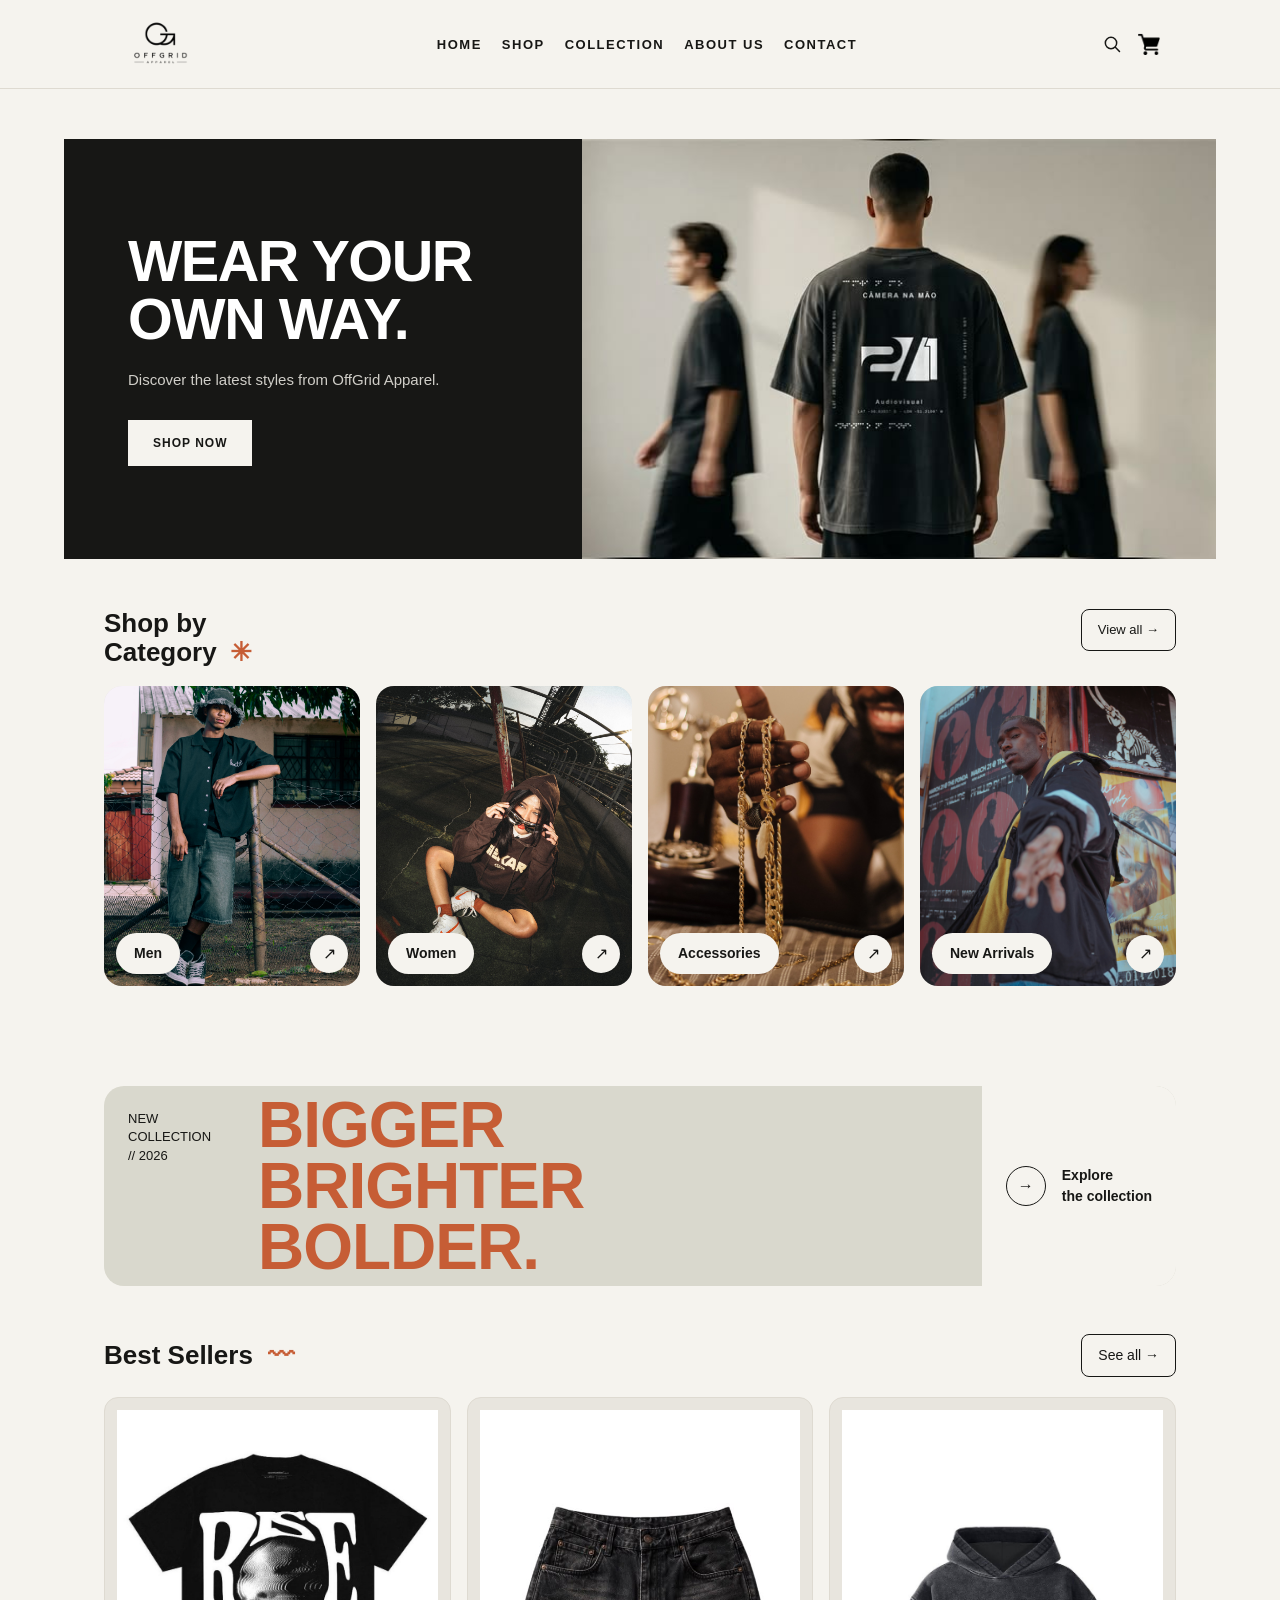
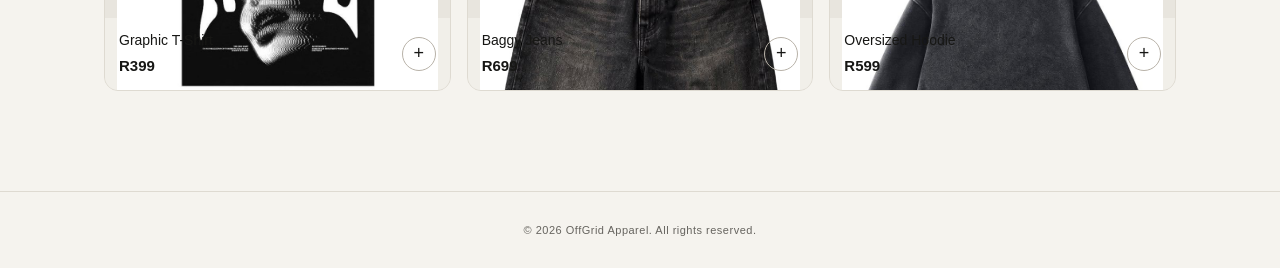
<file: index.html>
<!doctype html>
<html lang="en">

<head>
    <meta charset="UTF-8">
    <meta name="viewport" content="width=device-width, initial-scale=1.0">
    <meta name="description" content="Discover the latest Y2K-inspired streetwear and clothing styles from OffGrid Apparel.">
    <meta name="keywords" content="OffGrid Apparel, streetwear, Y2K fashion, South African clothing brand, graphic tees, baggy jeans, hoodies">
    <title>OffGrid Apparel - Home</title>
    <link rel="stylesheet" href="css/style.css">
</head>

<body class="page-home">

    <!-- Header -->
     <header>

    <a href="index.html">
        <img class="logo" src="images/OffGrid-logo.png" alt="OffGrid Apparel logo">
    </a>

    <nav>
        <ul>
            <li><a href="index.html">Home</a></li>
            <li><a href="shop.html">Shop</a></li>
            <li><a href="collection.html">Collection</a></li>
            <li><a href="about.html">About Us</a></li>
            <li><a href="contact.html">Contact</a></li>
        </ul>
    </nav>


    <div class="header-actions">
        <!-- dynamic searchbox -->
    <div class="header-search">
    <button class="search-toggle"
            type="button"
            aria-label="Open search"
            aria-expanded="false">
        <svg viewBox="0 0 24 24" aria-hidden="true">
            <circle cx="10.8" cy="10.8" r="6.8"></circle>
            <path d="m16 16 5 5"></path>
        </svg>
    </button>

    <form class="search-panel" action="search.html" method="get">
        <input
            type="search"
            id="site-search"
            name="q"
            placeholder="Search OffGrid..."
            autocomplete="off"
            aria-label="Search OffGrid Apparel">

        <div class="search-suggestions" id="search-suggestions">
            <a href="shop.html" data-search="shop products clothing">
                Shop products
            </a>
            <a href="collection.html" data-search="collection collections">
                Explore collection
            </a>
            <a href="about.html" data-search="about us brand">
                About OffGrid
            </a>
            <a href="contact.html" data-search="contact support">
                Contact us
            </a>
        </div>
    </form>
</div>


<!-- cart -->
    <a href="cart.html">
        <img class="cart" src="images/grocery-store (1).png" alt="Shopping cart">
    </a>
    </div>
    

</header>

    <main>

        <!-- Hero Section -->
        <section class="hero">

            <img src="images/hero.jpg" alt="OffGrid Apparel clothing collection">

            <div class="hero-content">
                <h1>Wear Your Own Way.</h1>
                <p>Discover the latest styles from OffGrid Apparel.</p>
                <a href="shop.html">Shop Now</a>
            </div>

        </section>


        <!-- Shop by Category -->
      
<section class="shop-category">

    <div class="category-header">
        <h2>Shop by<br>Category <span>✳</span></h2>

        <a href="shop.html" class="view-all">
            View all →
        </a>
    </div>

    <div class="categories">

        <a href="shop.html" class="category-card">
            <img src="images/men.jpg" alt="Men's clothing">
            <div class="category-label">
                <span class="category-pill">Men</span>
                <span class="category-arrow">↗</span>
            </div>
        </a>

        <a href="shop.html" class="category-card">
            <img src="images/women.jpg" alt="Women's clothing">
            <div class="category-label">
                <span class="category-pill">Women</span>
                <span class="category-arrow">↗</span>
            </div>
        </a>

        <a href="shop.html" class="category-card">
            <img src="images/Accessories.jpg" alt="Fashion accessories">
            <div class="category-label">
                <span class="category-pill">Accessories</span>
                <span class="category-arrow">↗</span>
            </div>
        </a>

        <a href="shop.html" class="category-card">
            <img src="images/new-arrivals.jpg" alt="New arrivals">
            <div class="category-label">
                <span class="category-pill">New Arrivals</span>
                <span class="category-arrow">↗</span>
            </div>
        </a>

    </div>

</section>


     
       
<!-- Featured Products -->
<section class="featured-products">

    <!-- Promotional Banner -->
    <div class="featured-banner">
        <p class="banner-tag">NEW<br>COLLECTION<br>// 2026</p>

        <!-- Add your banner/model image here later -->
        <h2 class="banner-title">BIGGER<br>BRIGHTER<br>BOLDER.</h2>

        <div class="banner-cta">
            <button class="circle-btn" type="button" aria-label="Explore collection">→</button>
            <span>Explore<br>the collection</span>
        </div>
    </div>

    <!-- Best Sellers Heading -->
    <div class="featured-header">
        <h2>Best Sellers <span>〰</span></h2>
        <a href="shop.html" class="see-all">See all →</a>
    </div>

    <!-- Products -->
    <div class="product-grid">

        <article class="product-card">
            <div class="product-img">
                <img src="images/graphic_tees.jpg" alt="Graphic T-shirt">
            </div>
            <div class="product-info">
                <div>
                    <h3>Graphic T-Shirt</h3>
                    <p>R399</p>
                </div>
                <button class="add" type="button" aria-label="View Graphic T-Shirt">+</button>
            </div>
        </article>

        <article class="product-card">
            <div class="product-img">
                <img src="images/baggy_jeans.jpg" alt="Baggy jeans">
            </div>
            <div class="product-info">
                <div>
                    <h3>Baggy Jeans</h3>
                    <p>R699</p>
                </div>
                <button class="add" type="button" aria-label="View Baggy Jeans">+</button>
            </div>
        </article>

        <article class="product-card">
            <div class="product-img">
                <img src="images/oversized_hoodie.jpg" alt="Oversized hoodie">
            </div>
            <div class="product-info">
                <div>
                    <h3>Oversized Hoodie</h3>
                    <p>R599</p>
                </div>
                <button class="add" type="button" aria-label="View Oversized Hoodie">+</button>
            </div>
        </article>

    </div>
</section>

    </main>


    <!-- Footer -->
    <footer>

        <p>&copy; 2026 OffGrid Apparel. All rights reserved.</p>

    </footer>
<script src="js/script.js"></script>
</body>

</html>
</file>
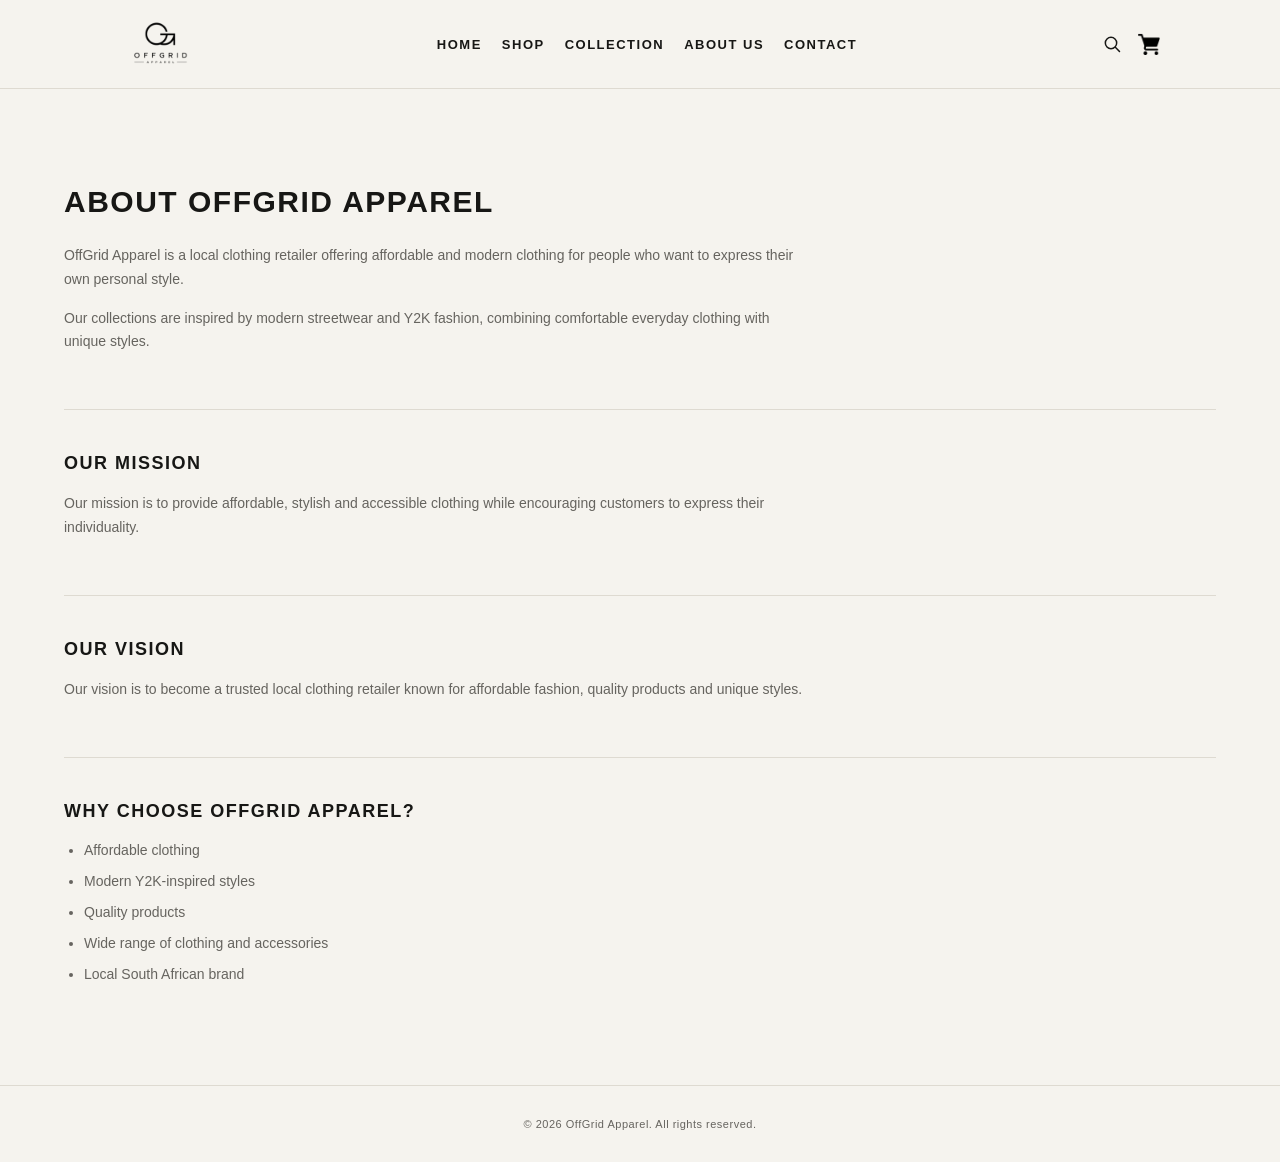
<file: about.html>
<!doctype html>
<html lang="en">

<head>
    <meta charset="UTF-8">
    <meta name="viewport" content="width=device-width, initial-scale=1.0">
    <meta name="description" content="Learn more about OffGrid Apparel, a local South African streetwear and Y2K fashion brand.">
    <meta name="keywords" content="About OffGrid Apparel, South African streetwear brand, Y2K fashion, local clothing retailer">
    <title>OffGrid Apparel - About Us</title>
    <link rel="stylesheet" href="css/style.css">
</head>
<body class="page-about">

    <!-- Header -->
    <header>

    <a href="index.html">
        <img class="logo" src="images/OffGrid-logo.png" alt="OffGrid Apparel logo">
    </a>

    <nav>
        <ul>
            <li><a href="index.html">Home</a></li>
            <li><a href="shop.html">Shop</a></li>
            <li><a href="collection.html">Collection</a></li>
            <li><a href="about.html">About Us</a></li>
            <li><a href="contact.html">Contact</a></li>
        </ul>
    </nav>


    <div class="header-actions">
        <!-- dynamic searchbox -->
    <div class="header-search">
    <button class="search-toggle"
            type="button"
            aria-label="Open search"
            aria-expanded="false">
        <svg viewBox="0 0 24 24" aria-hidden="true">
            <circle cx="10.8" cy="10.8" r="6.8"></circle>
            <path d="m16 16 5 5"></path>
        </svg>
    </button>

    <form class="search-panel" action="search.html" method="get">
        <input
            type="search"
            id="site-search"
            name="q"
            placeholder="Search OffGrid..."
            autocomplete="off"
            aria-label="Search OffGrid Apparel">

        <div class="search-suggestions" id="search-suggestions">
            <a href="shop.html" data-search="shop products clothing">
                Shop products
            </a>
            <a href="collection.html" data-search="collection collections">
                Explore collection
            </a>
            <a href="about.html" data-search="about us brand">
                About OffGrid
            </a>
            <a href="contact.html" data-search="contact support">
                Contact us
            </a>
        </div>
    </form>
</div>


<!-- cart -->
    <a href="cart.html">
        <img class="cart" src="images/grocery-store (1).png" alt="Shopping cart">
    </a>
    </div>
    

</header>

    <main>

        <!-- About Us -->
        <section>

            <h1>About OffGrid Apparel</h1>

            <p>
                OffGrid Apparel is a local clothing retailer offering
                affordable and modern clothing for people who want to
                express their own personal style.
            </p>

            <p>
                Our collections are inspired by modern streetwear and
                Y2K fashion, combining comfortable everyday clothing
                with unique styles.
            </p>

        </section>


        <!-- Our Mission -->
        <section>

            <h2>Our Mission</h2>

            <p>
                Our mission is to provide affordable, stylish and
                accessible clothing while encouraging customers to
                express their individuality.
            </p>

        </section>


        <!-- Our Vision -->
        <section>

            <h2>Our Vision</h2>

            <p>
                Our vision is to become a trusted local clothing retailer
                known for affordable fashion, quality products and
                unique styles.
            </p>

        </section>


        <!-- Why Choose Us -->
        <section>

            <h2>Why Choose OffGrid Apparel?</h2>

            <ul>
                <li>Affordable clothing</li>
                <li>Modern Y2K-inspired styles</li>
                <li>Quality products</li>
                <li>Wide range of clothing and accessories</li>
                <li>Local South African brand</li>
            </ul>

        </section>

    </main>


    <!-- Footer -->
    <footer>

        <p>&copy; 2026 OffGrid Apparel. All rights reserved.</p>

    </footer>

<script src="js/script.js"></script>
</body>

</html>
</file>
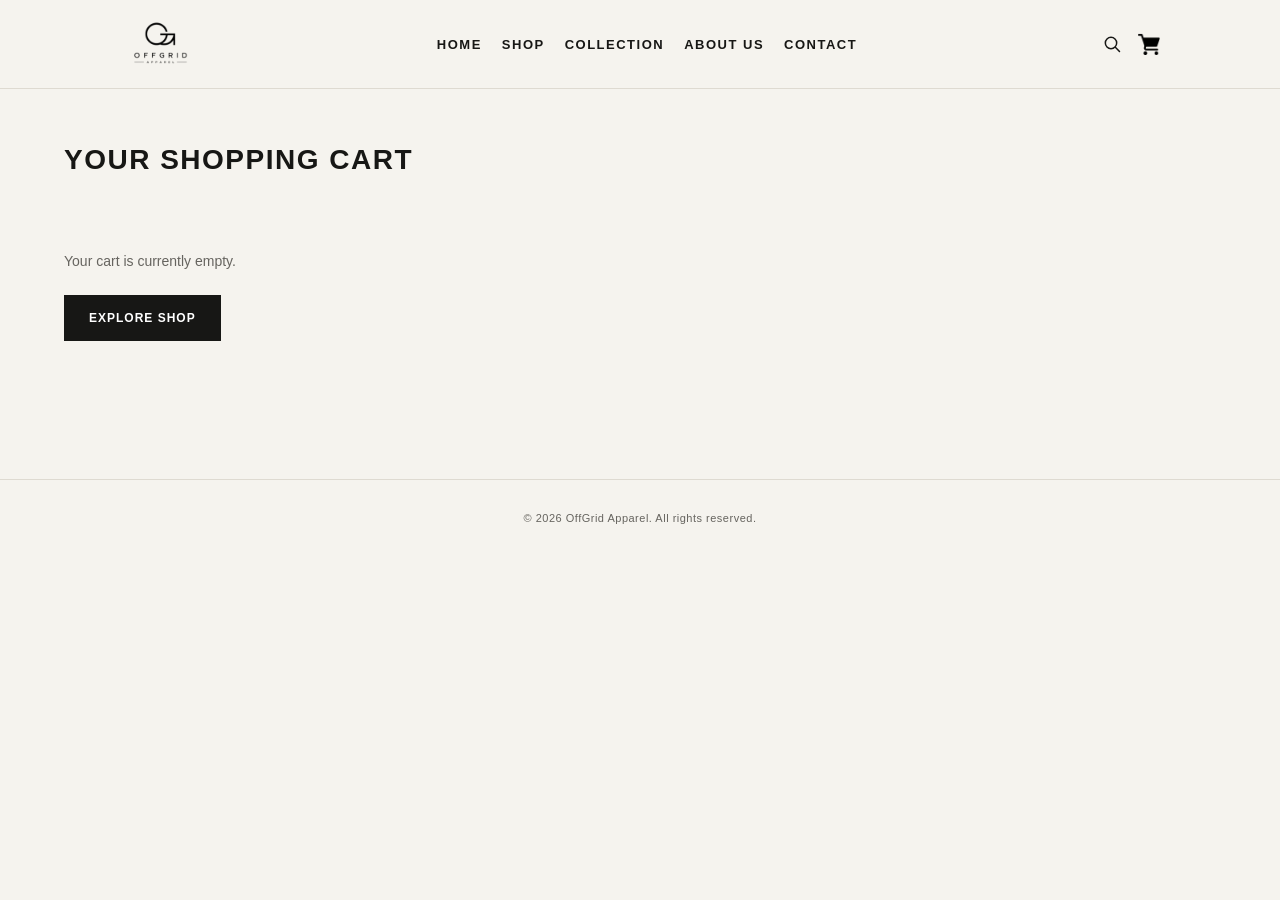
<file: cart.html>
<!doctype html>
<html lang="en">

<head>
    <meta charset="UTF-8">
    <meta name="viewport" content="width=device-width, initial-scale=1.0">
    <meta name="description" content="View your OffGrid Apparel shopping cart and proceed to secure checkout.">
    <meta name="keywords" content="shopping cart, checkout, OffGrid Apparel order, streetwear cart">
    <title>OffGrid Apparel - Shopping Cart</title>
    <link rel="stylesheet" href="css/style.css">
</head>

<body class="page-cart">

    <!-- Header -->
   <header>

    <a href="index.html">
        <img class="logo" src="images/OffGrid-logo.png" alt="OffGrid Apparel logo">
    </a>

    <nav>
        <ul>
            <li><a href="index.html">Home</a></li>
            <li><a href="shop.html">Shop</a></li>
            <li><a href="collection.html">Collection</a></li>
            <li><a href="about.html">About Us</a></li>
            <li><a href="contact.html">Contact</a></li>
        </ul>
    </nav>


    <div class="header-actions">
        <!-- dynamic searchbox -->
    <div class="header-search">
    <button class="search-toggle"
            type="button"
            aria-label="Open search"
            aria-expanded="false">
        <svg viewBox="0 0 24 24" aria-hidden="true">
            <circle cx="10.8" cy="10.8" r="6.8"></circle>
            <path d="m16 16 5 5"></path>
        </svg>
    </button>

    <form class="search-panel" action="search.html" method="get">
        <input
            type="search"
            id="site-search"
            name="q"
            placeholder="Search OffGrid..."
            autocomplete="off"
            aria-label="Search OffGrid Apparel">

        <div class="search-suggestions" id="search-suggestions">
            <a href="shop.html" data-search="shop products clothing">
                Shop products
            </a>
            <a href="collection.html" data-search="collection collections">
                Explore collection
            </a>
            <a href="about.html" data-search="about us brand">
                About OffGrid
            </a>
            <a href="contact.html" data-search="contact support">
                Contact us
            </a>
        </div>
    </form>
</div>


<!-- cart -->
    <a href="cart.html">
        <img class="cart" src="images/grocery-store (1).png" alt="Shopping cart">
    </a>
    </div>
    

</header>

  <main>
    <!-- Content dynamically filled by js/script.js -->
</main>

    <!-- Footer -->
    <footer>

        <p>&copy; 2026 OffGrid Apparel. All rights reserved.</p>

    </footer>
<script src="js/script.js"></script>
</body>

</html>
</file>
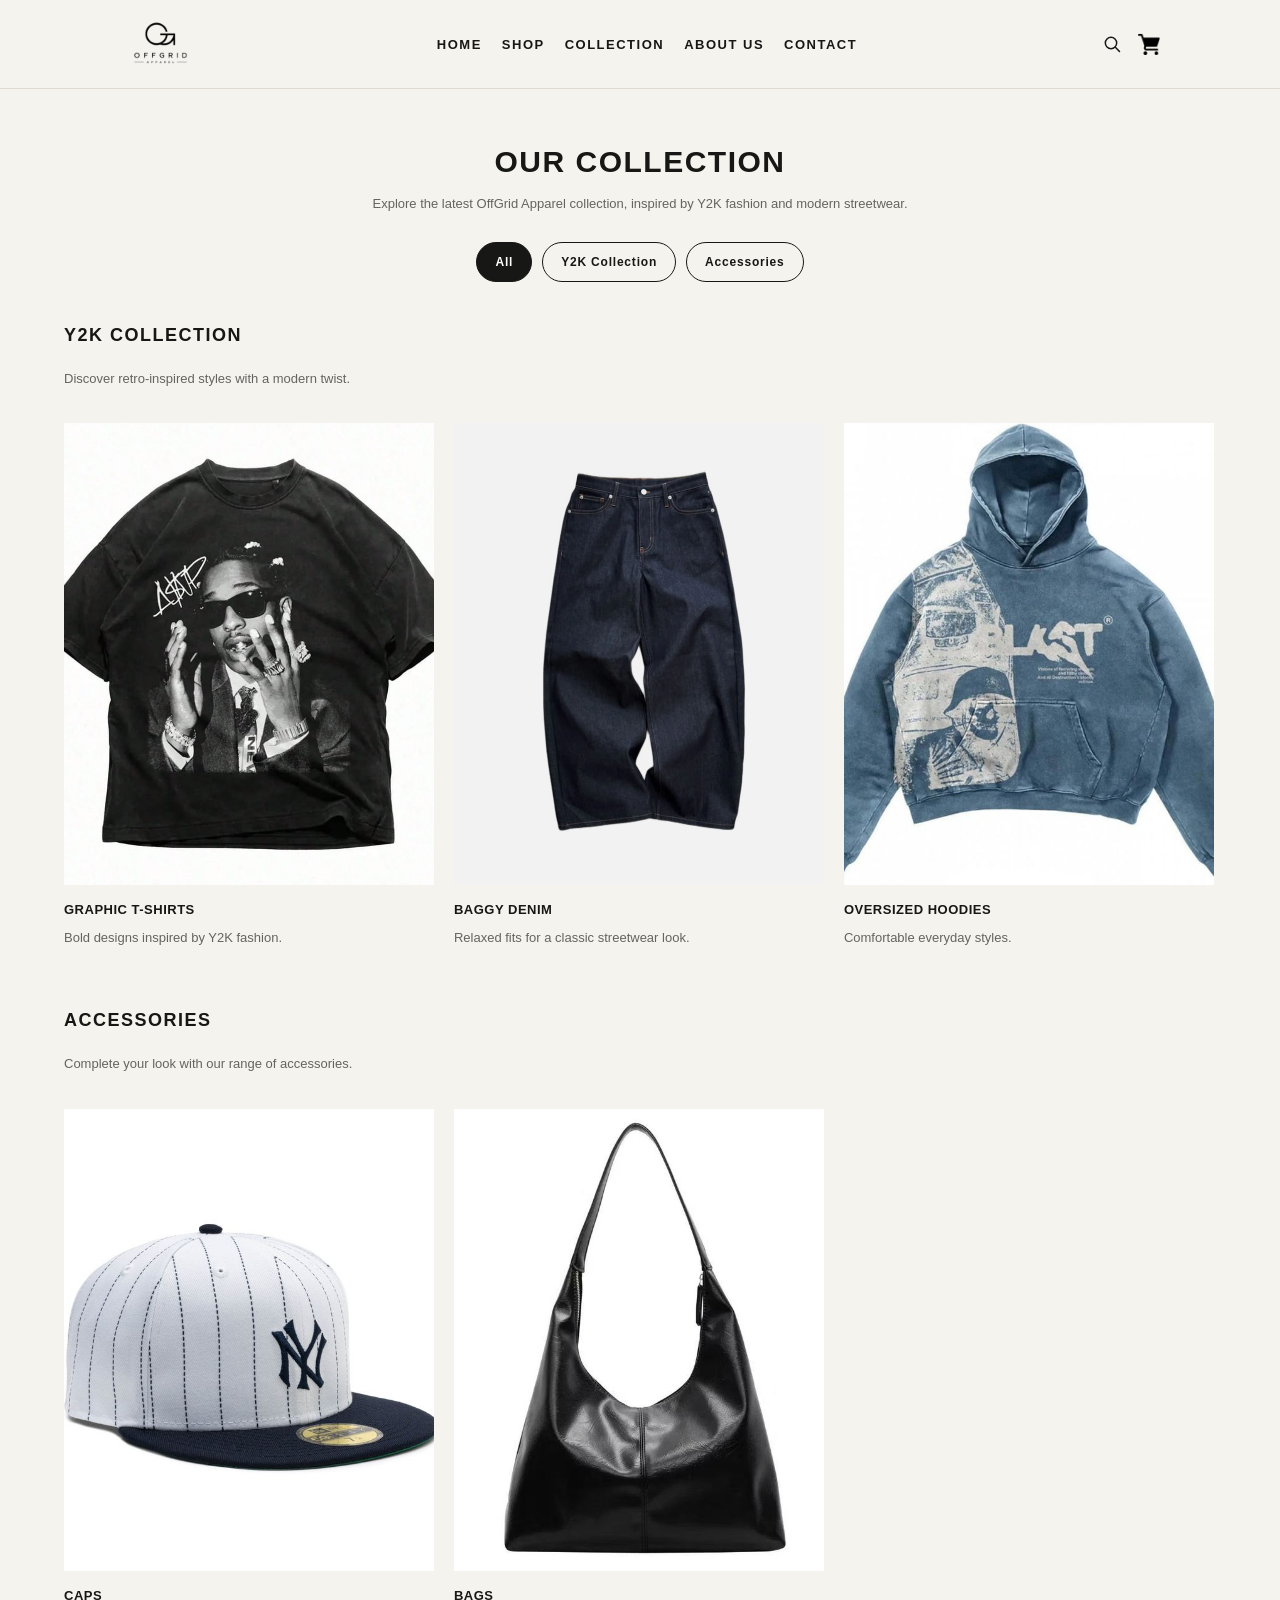
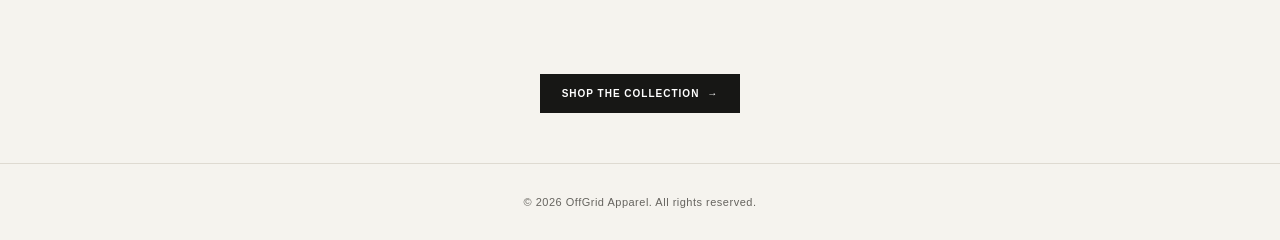
<file: collection.html>
<!doctype html>
<html lang="en">

<head>
    <meta charset="UTF-8">
    <meta name="viewport" content="width=device-width, initial-scale=1.0">
    <meta name="description" content="Explore the OffGrid Apparel collection: Y2K-inspired graphic tees, baggy denim, hoodies and accessories.">
    <title>OffGrid Apparel - Collection</title>
    <link rel="stylesheet" href="css/style.css">
</head>

<body class="page-collection">

    <!-- Header -->
    <header>

    <a href="index.html">
        <img class="logo" src="images/OffGrid-logo.png" alt="OffGrid Apparel logo">
    </a>

    <nav>
        <ul>
            <li><a href="index.html">Home</a></li>
            <li><a href="shop.html">Shop</a></li>
            <li><a href="collection.html" aria-current="page">Collection</a></li>
            <li><a href="about.html">About Us</a></li>
            <li><a href="contact.html">Contact</a></li>
        </ul>
    </nav>


    <div class="header-actions">
        <!-- dynamic searchbox -->
    <div class="header-search">
    <button class="search-toggle"
            type="button"
            aria-label="Open search"
            aria-expanded="false">
        <svg viewBox="0 0 24 24" aria-hidden="true">
            <circle cx="10.8" cy="10.8" r="6.8"></circle>
            <path d="m16 16 5 5"></path>
        </svg>
    </button>

    <form class="search-panel" action="search.html" method="get">
        <input
            type="search"
            id="site-search"
            name="q"
            placeholder="Search OffGrid..."
            autocomplete="off"
            aria-label="Search OffGrid Apparel">

        <div class="search-suggestions" id="search-suggestions">
            <a href="shop.html" data-search="shop products clothing">
                Shop products
            </a>
            <a href="collection.html" data-search="collection collections">
                Explore collection
            </a>
            <a href="about.html" data-search="about us brand">
                About OffGrid
            </a>
            <a href="contact.html" data-search="contact support">
                Contact us
            </a>
        </div>
    </form>
</div>


<!-- cart -->
    <a href="cart.html">
        <img class="cart" src="images/grocery-store (1).png" alt="Shopping cart">
    </a>
    </div>
    

</header>

    <main>

        <!-- Collection Introduction (the filter chips are added here by script.js) -->
        <h1>Our Collection</h1>

        <p>
            Explore the latest OffGrid Apparel collection,
            inspired by Y2K fashion and modern streetwear.
        </p>


        <!-- Y2K Collection -->
        <section>

            <h2>Y2K Collection</h2>

            <p>
                Discover retro-inspired styles with a modern twist.
            </p>

            <!-- Graphic T-Shirts -->
            <article>
                <a class="gallery-link" href="images/y2k_tees.jpg" aria-label="View larger: Y2K graphic T-shirt">
                    <img src="images/y2k_tees.jpg" alt="Y2K graphic T-shirt" loading="lazy">
                </a>
                <h3>Graphic T-Shirts</h3>
                <p>Bold designs inspired by Y2K fashion.</p>
            </article>

            <!-- Baggy Denim -->
            <article>
                <a class="gallery-link" href="images/jeans.jpg" aria-label="View larger: Y2K baggy jeans">
                    <img src="images/jeans.jpg" alt="Y2K baggy jeans" loading="lazy">
                </a>
                <h3>Baggy Denim</h3>
                <p>Relaxed fits for a classic streetwear look.</p>
            </article>

            <!-- Oversized Hoodies -->
            <article>
                <a class="gallery-link" href="images/y2k_hoodie.jpg" aria-label="View larger: Y2K hoodie">
                    <img src="images/y2k_hoodie.jpg" alt="Y2K hoodie" loading="lazy">
                </a>
                <h3>Oversized Hoodies</h3>
                <p>Comfortable everyday styles.</p>
            </article>

        </section>


        <!-- Accessories Collection -->
        <section>

            <h2>Accessories</h2>

            <p>
                Complete your look with our range of accessories.
            </p>

            <!-- Caps -->
            <article>
                <a class="gallery-link" href="images/fitted.jpg" aria-label="View larger: OffGrid Apparel cap">
                    <img src="images/fitted.jpg" alt="OffGrid Apparel cap" loading="lazy">
                </a>
                <h3>Caps</h3>
            </article>

            <!-- Bags -->
            <article>
                <a class="gallery-link" href="images/bag.jpg" aria-label="View larger: OffGrid Apparel shoulder bag">
                    <img src="images/bag.jpg" alt="OffGrid Apparel shoulder bag" loading="lazy">
                </a>
                <h3>Bags</h3>
            </article>

        </section>


        <!-- Shop Collection Link -->
        <a href="shop.html">Shop the Collection</a>

    </main>


    <!-- Footer -->
    <footer>

        <p>&copy; 2026 OffGrid Apparel. All rights reserved.</p>

    </footer>
<script src="js/script.js"></script>
</body>

</html>
</file>
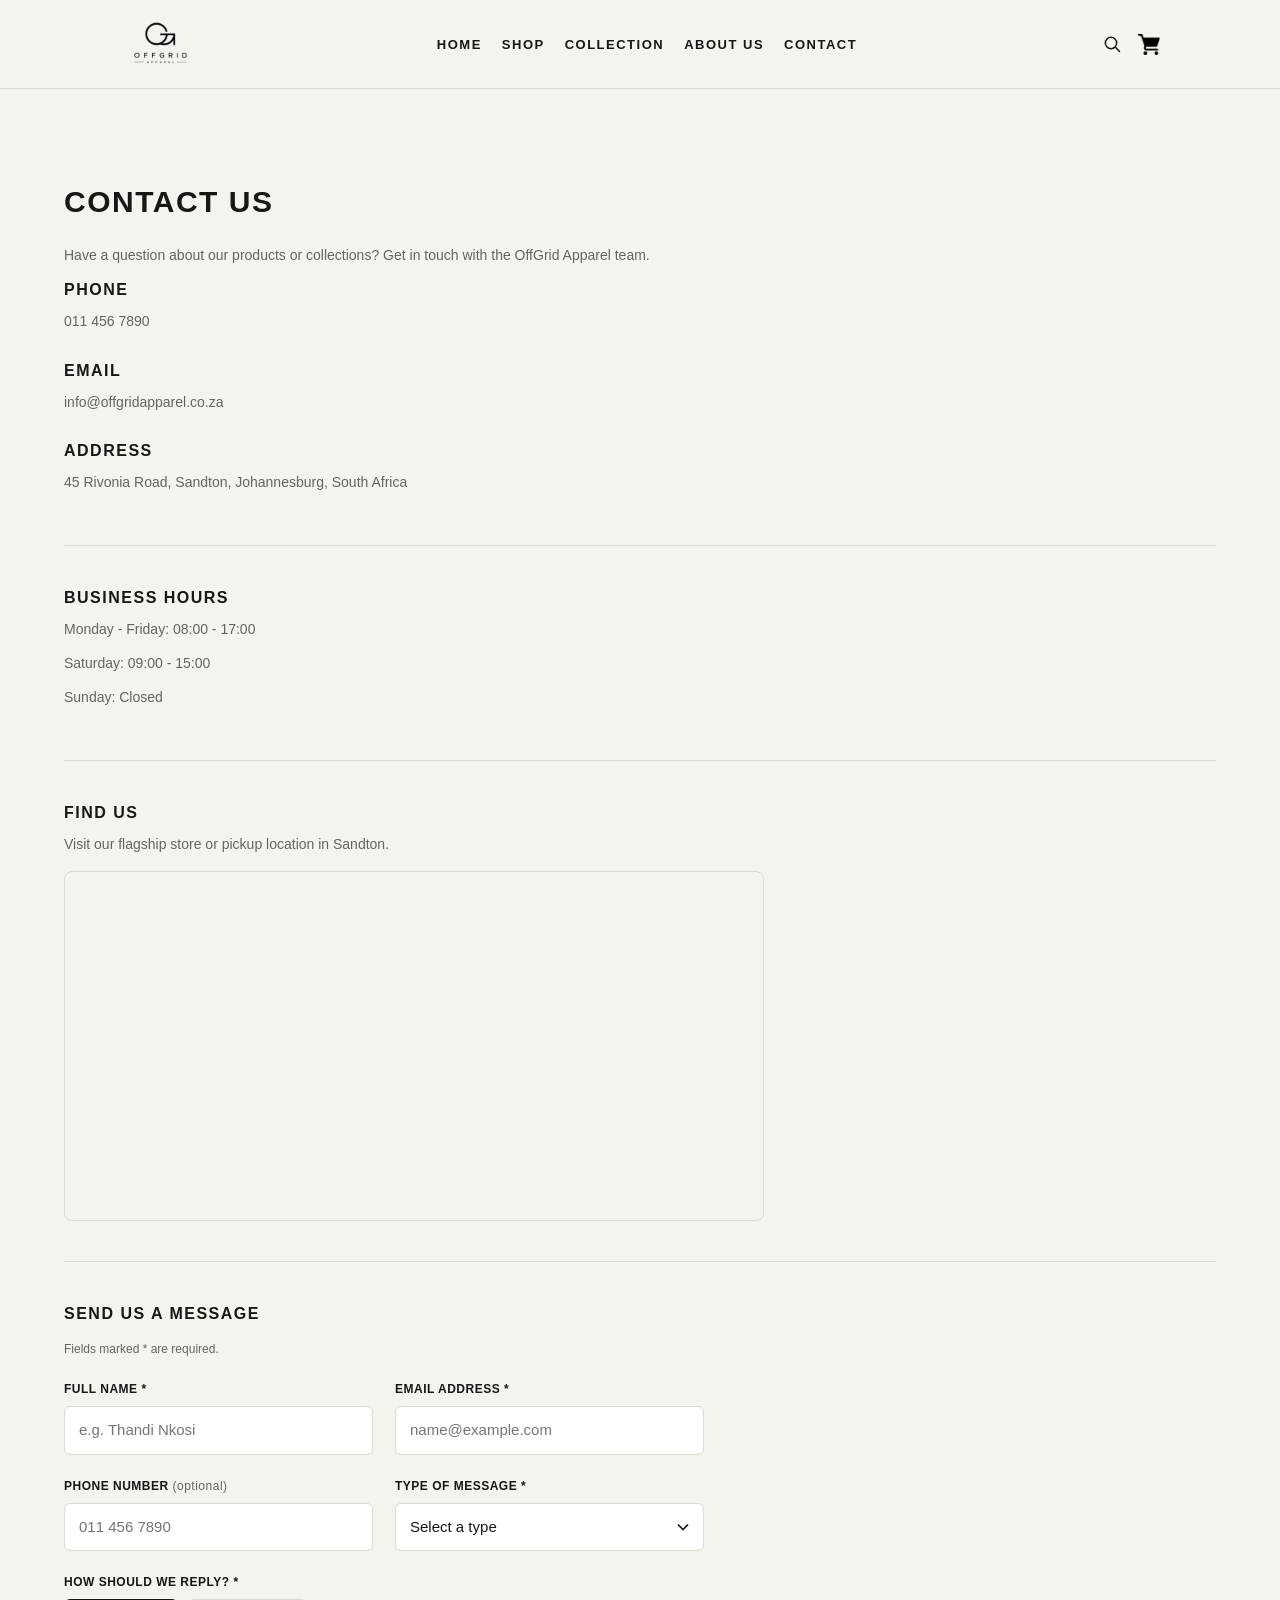
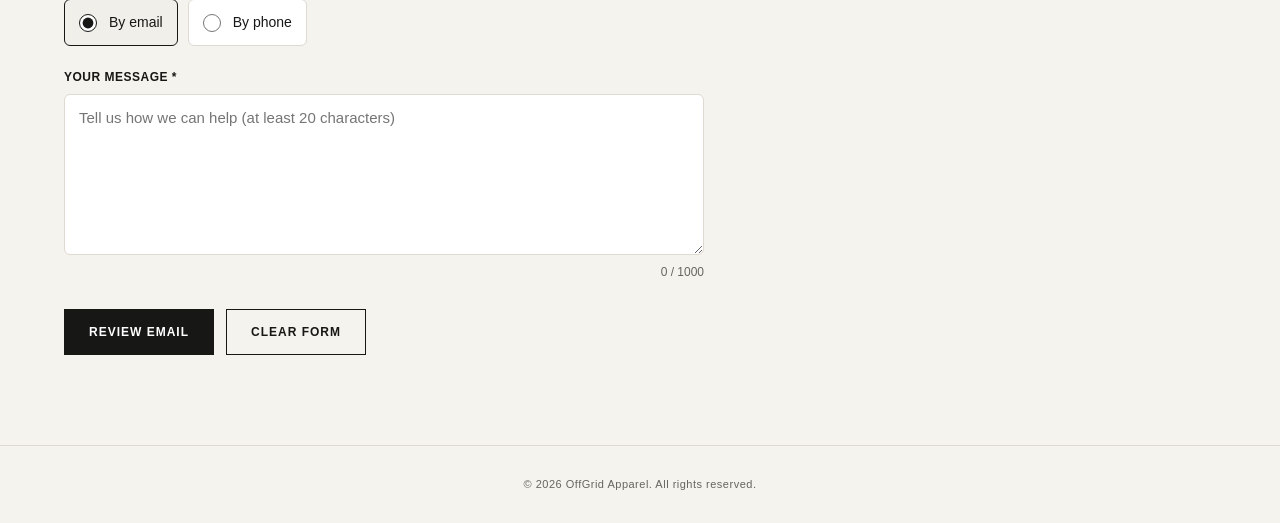
<file: contact.html>
<!doctype html>
<html lang="en">

<head>
    <meta charset="UTF-8">
    <meta name="viewport" content="width=device-width, initial-scale=1.0">
    <meta name="description" content="Contact the OffGrid Apparel team with a question, order query or feedback.">
    <title>OffGrid Apparel - Contact</title>
    <link rel="stylesheet" href="css/style.css">
</head>

<body class="page-contact">

    <!-- Header -->
    <header>

    <a href="index.html">
        <img class="logo" src="images/OffGrid-logo.png" alt="OffGrid Apparel logo">
    </a>

    <nav>
        <ul>
            <li><a href="index.html">Home</a></li>
            <li><a href="shop.html">Shop</a></li>
            <li><a href="collection.html">Collection</a></li>
            <li><a href="about.html">About Us</a></li>
            <li><a href="contact.html" aria-current="page">Contact</a></li>
        </ul>
    </nav>


    <div class="header-actions">
        <!-- dynamic searchbox -->
    <div class="header-search">
    <button class="search-toggle"
            type="button"
            aria-label="Open search"
            aria-expanded="false">
        <svg viewBox="0 0 24 24" aria-hidden="true">
            <circle cx="10.8" cy="10.8" r="6.8"></circle>
            <path d="m16 16 5 5"></path>
        </svg>
    </button>

    <form class="search-panel" action="search.html" method="get">
        <input
            type="search"
            id="site-search"
            name="q"
            placeholder="Search OffGrid..."
            autocomplete="off"
            aria-label="Search OffGrid Apparel">

        <div class="search-suggestions" id="search-suggestions">
            <a href="shop.html" data-search="shop products clothing">
                Shop products
            </a>
            <a href="collection.html" data-search="collection collections">
                Explore collection
            </a>
            <a href="about.html" data-search="about us brand">
                About OffGrid
            </a>
            <a href="contact.html" data-search="contact support">
                Contact us
            </a>
        </div>
    </form>
</div>


<!-- cart -->
    <a href="cart.html">
        <img class="cart" src="images/grocery-store (1).png" alt="Shopping cart">
    </a>
    </div>
    

</header>

    <main>

        <!-- Contact Information -->
        <section>

            <h1>Contact Us</h1>

            <p>
                Have a question about our products or collections?
                Get in touch with the OffGrid Apparel team.
            </p>

            <h2>Phone</h2>
            <p>011 456 7890</p>

            <h2>Email</h2>
            <p>info@offgridapparel.co.za</p>

            <h2>Address</h2>
            <p>45 Rivonia Road, Sandton, Johannesburg, South Africa</p>

        </section>


        <!-- Business Hours -->
        <section>

            <h2>Business Hours</h2>

            <p>Monday - Friday: 08:00 - 17:00</p>
            <p>Saturday: 09:00 - 15:00</p>
            <p>Sunday: Closed</p>

        </section>

        <!-- Interactive Map -->
        <section>
            <h2>Find Us</h2>
            <p>Visit our flagship store or pickup location in Sandton.</p>
            <div style="width: 100%; max-width: 700px; height: 350px; margin-top: 15px; border-radius: 8px; overflow: hidden; border: 1px solid var(--line);">
                <iframe 
                    title="OffGrid Apparel Location Map"
                    src="https://www.google.com/maps/embed?pb=!1m18!1m12!1m3!1d3584.215569485293!2d28.0535!3d-26.1076!2m3!1f0!2f0!3f0!3m2!1i1024!2i768!4f13.1!3m3!1m2!1s0x1e95730b20cb3a89%3A0x6e2df4532b0a37e0!2s45%20Rivonia%20Rd%2C%20Sandhurst%2C%20Sandton%2C%202196%2C%20South%20Africa!5e0!3m2!1sen!2sus!4v1650000000000!5m2!1sen!2sus" 
                    width="100%" 
                    height="100%" 
                    style="border:0;" 
                    allowfullscreen="" 
                    loading="lazy" 
                    referrerpolicy="no-referrer-when-downgrade">
                </iframe>
            </div>
        </section>


        <!-- Contact Form -->
        <div class="form-panel">

            <h2 id="contact-form-title">Send Us a Message</h2>


            <form id="contact-form" class="form"
                  action="mailto:info@offgridapparel.co.za"
                  method="post" enctype="text/plain"
                  aria-labelledby="contact-form-title">

                <p class="form-note">Fields marked * are required.</p>

                <div class="form-row">
                    <div class="field">
                        <label for="name">Full name *</label>
                        <input type="text" id="name" name="name"
                               required minlength="2" maxlength="60"
                               pattern="[A-Za-zÀ-ÿ' \-]+"
                               autocomplete="name" placeholder="e.g. Thandi Nkosi"
                               data-pattern-message="Use letters, spaces, hyphens and apostrophes only.">
                    </div>

                    <div class="field">
                        <label for="email">Email address *</label>
                        <input type="email" id="email" name="email"
                               required maxlength="100"
                               autocomplete="email" placeholder="name@example.com">
                    </div>
                </div>

                <div class="form-row">
                    <div class="field">
                        <label for="phone">Phone number <span class="optional">(optional)</span></label>
                        <input type="tel" id="phone" name="phone"
                               inputmode="tel" maxlength="16"
                               pattern="(\+27|0)[0-9 \-]{8,14}"
                               autocomplete="tel" placeholder="011 456 7890"
                               data-pattern-message="Enter a South African number, e.g. 011 456 7890 or +27 82 123 4567."
                               data-required-message="Add a phone number so we can call you back, or choose email.">
                    </div>

                    <div class="field">
                        <label for="messageType">Type of message *</label>
                        <select id="messageType" name="messageType" required>
                            <option value="">Select a type</option>
                            <option value="general">General question</option>
                            <option value="order">Order or delivery</option>
                            <option value="returns">Returns and exchanges</option>
                            <option value="sizing">Sizing help</option>
                            <option value="wholesale">Wholesale or stockist</option>
                            <option value="feedback">Feedback</option>
                        </select>
                    </div>
                </div>

                <!-- Shown by script.js only for order / returns messages -->
                <div class="field" id="order-field" hidden>
                    <label for="order">Order number *</label>
                    <input type="text" id="order" name="order"
                           maxlength="8" pattern="[Oo][Gg]-[0-9]{5}"
                           placeholder="OG-12345" disabled
                           data-pattern-message="Order numbers look like OG-12345."
                           data-required-message="Enter your order number so we can find your order.">
                </div>

                <fieldset class="field">
                    <legend>How should we reply? *</legend>
                    <div class="choice-row">
                        <label class="choice">
                            <input type="radio" name="replyBy" value="email" checked required>
                            <span>By email</span>
                        </label>
                        <label class="choice">
                            <input type="radio" name="replyBy" value="phone" required>
                            <span>By phone</span>
                        </label>
                    </div>
                </fieldset>

                <div class="field">
                    <label for="message">Your message *</label>
                    <textarea id="message" name="message" rows="6"
                              required minlength="20" maxlength="1000"
                              data-counter="#message-count"
                              placeholder="Tell us how we can help (at least 20 characters)"></textarea>
                    <p class="char-count" id="message-count">0 / 1000</p>
                </div>

                <div class="form-actions">
                    <button type="submit" class="btn">Review email</button>
                    <button type="reset" class="btn btn-secondary">Clear form</button>
                </div>

            </form>

            <!-- Filled in by script.js once the form is valid -->
            <div class="email-preview" id="email-preview" hidden></div>

        </div>

    </main>


    <!-- Footer -->
    <footer>

        <p>&copy; 2026 OffGrid Apparel. All rights reserved.</p>

    </footer>
<script src="js/script.js"></script>
</body>

</html>
</file>
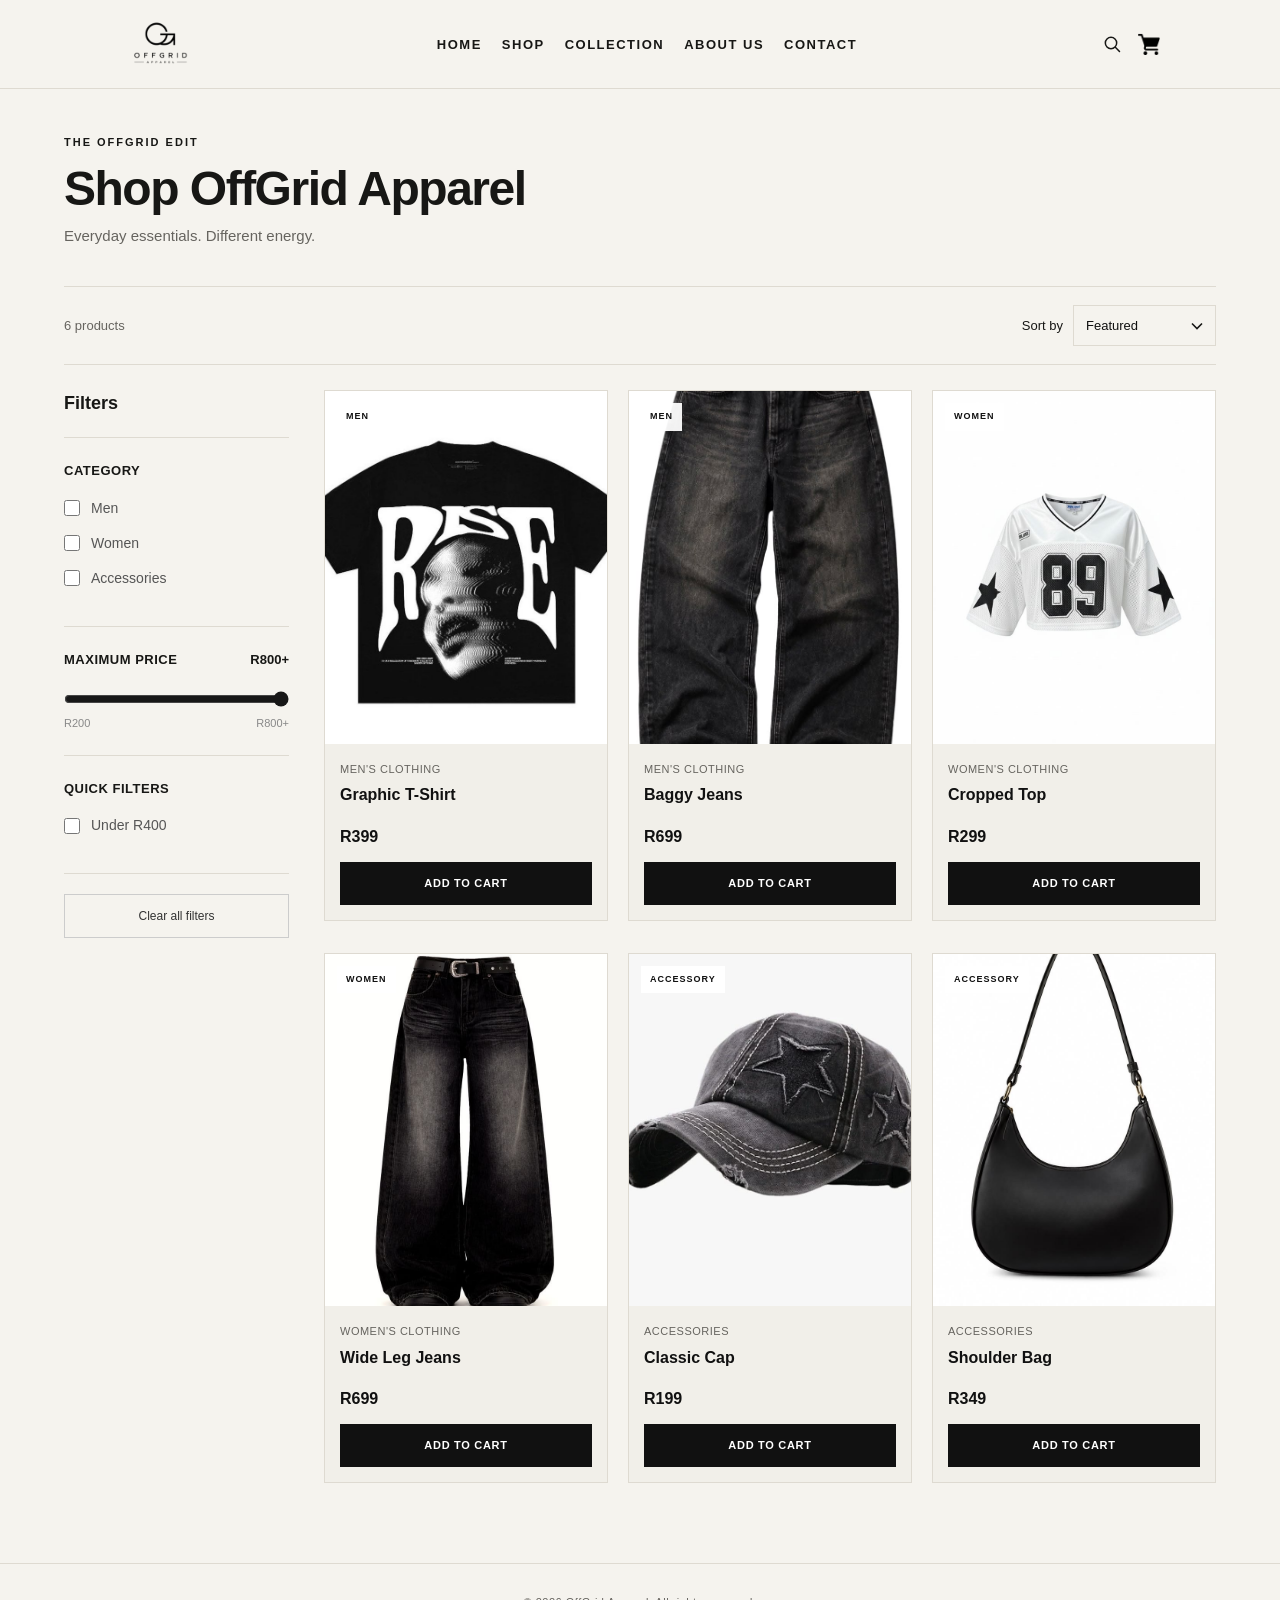
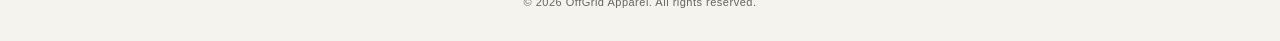
<file: shop.html>
<!doctype html>
<html lang="en">
<head>
    <meta charset="UTF-8">
    <meta name="viewport" content="width=device-width, initial-scale=1.0">
    <meta name="description" content="Shop OffGrid Apparel for graphic tees, jeans and streetwear accessories.">
    <title>OffGrid Apparel - Shop</title>
    <link rel="stylesheet" href="css/style.css">
</head>

<body class="page-shop">

<header>
    <a href="index.html">
        <img class="logo" src="images/OffGrid-logo.png" alt="OffGrid Apparel logo">
    </a>

    <nav>
        <ul>
            <li><a href="index.html">Home</a></li>
            <li><a href="shop.html" aria-current="page">Shop</a></li>
            <li><a href="collection.html">Collection</a></li>
            <li><a href="about.html">About Us</a></li>
            <li><a href="contact.html">Contact</a></li>
        </ul>
    </nav>

    <div class="header-actions">
        <div class="header-search">
            <button class="search-toggle" type="button"
                    aria-label="Open search" aria-expanded="false">
                <svg viewBox="0 0 24 24" aria-hidden="true">
                    <circle cx="10.8" cy="10.8" r="6.8"></circle>
                    <path d="m16 16 5 5"></path>
                </svg>
            </button>

            <form class="search-panel" action="search.html" method="get">
                <input type="search" id="site-search" name="q"
                       placeholder="Search OffGrid..." autocomplete="off"
                       aria-label="Search OffGrid Apparel">

                <div class="search-suggestions" id="search-suggestions">
                    <a href="shop.html" data-search="shop products clothing">Shop products</a>
                    <a href="collection.html" data-search="collection collections">Explore collection</a>
                    <a href="about.html" data-search="about us brand">About OffGrid</a>
                    <a href="contact.html" data-search="contact support">Contact us</a>
                </div>
            </form>
        </div>

        <a href="cart.html" aria-label="View shopping cart">
            <img class="cart" src="images/grocery-store (1).png" alt="">
        </a>
    </div>
</header>

<main class="shop-main">

    <div class="shop-heading">
        <div>
            <p class="shop-eyebrow">THE OFFGRID EDIT</p>
            <h1>Shop OffGrid Apparel</h1>
            <p>Everyday essentials. Different energy.</p>
        </div>
    </div>

    <div class="shop-toolbar">
        <button class="mobile-filter-toggle" id="filter-toggle"
                type="button" aria-expanded="false" aria-controls="shop-filters">
            <span aria-hidden="true">☷</span> Filters
        </button>

        <p class="product-count" id="product-count" aria-live="polite">
            6 products
        </p>

        <label class="sort-control">
            <span>Sort by</span>
            <select id="sort-products">
                <option value="featured">Featured</option>
                <option value="price-low">Price: low to high</option>
                <option value="price-high">Price: high to low</option>
                <option value="name">Name: A–Z</option>
            </select>
        </label>
    </div>

    <div class="shop-layout">

        <div class="filter-backdrop" id="filter-backdrop"></div>

        <aside class="shop-filters" id="shop-filters"
               aria-label="Product filters">

            <div class="filter-heading">
                <h2>Filters</h2>
                <button type="button" class="filter-close" id="filter-close"
                        aria-label="Close filters">×</button>
            </div>

            <div class="filter-group">
                <h3>Category</h3>

                <label class="filter-option">
                    <input type="checkbox" name="category" value="Men">
                    <span>Men</span>
                </label>

                <label class="filter-option">
                    <input type="checkbox" name="category" value="Women">
                    <span>Women</span>
                </label>

                <label class="filter-option">
                    <input type="checkbox" name="category" value="Accessories">
                    <span>Accessories</span>
                </label>
            </div>

            <div class="filter-group">
                <div class="price-filter-heading">
                    <h3>Maximum price</h3>
                    <output id="price-value" for="price-range">R800+</output>
                </div>

                <input type="range" id="price-range" min="200" max="800"
                       step="50" value="800">

                <div class="price-range-labels">
                    <span>R200</span>
                    <span>R800+</span>
                </div>
            </div>

            <div class="filter-group">
                <h3>Quick filters</h3>

                <label class="filter-option">
                    <input type="checkbox" id="under-400">
                    <span>Under R400</span>
                </label>
            </div>

            <button type="button" id="clear-filters" class="clear-filters">
                Clear all filters
            </button>
        </aside>

        <section class="shop-products" aria-label="All products">
            <div class="product-grid" id="product-grid">

                <article class="product-card" data-category="Men"
                         data-price="399" data-name="Graphic T-Shirt">
                    <a class="product-image-link" href="product-graphic-tee.html"
                       aria-label="View Graphic T-Shirt">
                        <div class="product-image-wrap">
                            <img src="images/graphic_tees.jpg"
                                 alt="Men's graphic T-shirt"
                                 loading="lazy" width="600" height="750">
                            <span class="product-badge">MEN</span>
                        </div>
                    </a>
                    <div class="product-details">
                        <p class="product-category">Men's Clothing</p>
                        <h2><a href="product-graphic-tee.html">Graphic T-Shirt</a></h2>
                        <div class="product-card-bottom">
                            <p class="product-price">R399</p>
                            <button class="add-to-cart" type="button"
                                    aria-label="Add Graphic T-Shirt to cart"
                                    data-product="Graphic T-Shirt" data-price="399">
                                Add to Cart
                            </button>
                        </div>
                    </div>
                </article>

                <article class="product-card" data-category="Men"
                         data-price="699" data-name="Baggy Jeans">
                    <a class="product-image-link" href="product-baggy-jeans.html"
                       aria-label="View Baggy Jeans">
                        <div class="product-image-wrap">
                            <img src="images/baggy_jeans.jpg"
                                 alt="Men's baggy jeans"
                                 loading="lazy" width="600" height="750">
                            <span class="product-badge">MEN</span>
                        </div>
                    </a>
                    <div class="product-details">
                        <p class="product-category">Men's Clothing</p>
                        <h2><a href="product-baggy-jeans.html">Baggy Jeans</a></h2>
                        <div class="product-card-bottom">
                            <p class="product-price">R699</p>
                            <button class="add-to-cart" type="button"
                                    aria-label="Add Baggy Jeans to cart"
                                    data-product="Baggy Jeans" data-price="699">
                                Add to Cart
                            </button>
                        </div>
                    </div>
                </article>

                <article class="product-card" data-category="Women"
                         data-price="299" data-name="Cropped Top">
                    <a class="product-image-link" href="product-cropped-top.html"
                       aria-label="View Cropped Top">
                        <div class="product-image-wrap">
                            <img src="images/cropped_top.jpg"
                                 alt="Women's cropped top"
                                 loading="lazy" width="600" height="750">
                            <span class="product-badge">WOMEN</span>
                        </div>
                    </a>
                    <div class="product-details">
                        <p class="product-category">Women's Clothing</p>
                        <h2><a href="product-cropped-top.html">Cropped Top</a></h2>
                        <div class="product-card-bottom">
                            <p class="product-price">R299</p>
                            <button class="add-to-cart" type="button"
                                    aria-label="Add Cropped Top to cart"
                                    data-product="Cropped Top" data-price="299">
                                Add to Cart
                            </button>
                        </div>
                    </div>
                </article>

                <article class="product-card" data-category="Women"
                         data-price="699" data-name="Wide Leg Jeans">
                    <a class="product-image-link" href="product-wide-jeans.html"
                       aria-label="View Wide Leg Jeans">
                        <div class="product-image-wrap">
                            <img src="images/wide_jeans.jpg"
                                 alt="Women's wide leg jeans"
                                 loading="lazy" width="600" height="750">
                            <span class="product-badge">WOMEN</span>
                        </div>
                    </a>
                    <div class="product-details">
                        <p class="product-category">Women's Clothing</p>
                        <h2><a href="product-wide-jeans.html">Wide Leg Jeans</a></h2>
                        <div class="product-card-bottom">
                            <p class="product-price">R699</p>
                            <button class="add-to-cart" type="button"
                                    aria-label="Add Wide Leg Jeans to cart"
                                    data-product="Wide Leg Jeans" data-price="699">
                                Add to Cart
                            </button>
                        </div>
                    </div>
                </article>

                <article class="product-card" data-category="Accessories"
                         data-price="199" data-name="Classic Cap">
                    <a class="product-image-link" href="product-cap.html"
                       aria-label="View Classic Cap">
                        <div class="product-image-wrap">
                            <img src="images/cap.jpg"
                                 alt="OffGrid Apparel cap"
                                 loading="lazy" width="600" height="750">
                            <span class="product-badge">ACCESSORY</span>
                        </div>
                    </a>
                    <div class="product-details">
                        <p class="product-category">Accessories</p>
                        <h2><a href="product-cap.html">Classic Cap</a></h2>
                        <div class="product-card-bottom">
                            <p class="product-price">R199</p>
                            <button class="add-to-cart" type="button"
                                    aria-label="Add Classic Cap to cart"
                                    data-product="Classic Cap" data-price="199">
                                Add to Cart
                            </button>
                        </div>
                    </div>
                </article>

                <article class="product-card" data-category="Accessories"
                         data-price="349" data-name="Shoulder Bag">
                    <a class="product-image-link" href="product-shoulder-bag.html"
                       aria-label="View Shoulder Bag">
                        <div class="product-image-wrap">
                            <img src="images/shoulder_bag.jpg"
                                 alt="OffGrid Apparel shoulder bag"
                                 loading="lazy" width="600" height="750">
                            <span class="product-badge">ACCESSORY</span>
                        </div>
                    </a>
                    <div class="product-details">
                        <p class="product-category">Accessories</p>
                        <h2><a href="product-shoulder-bag.html">Shoulder Bag</a></h2>
                        <div class="product-card-bottom">
                            <p class="product-price">R349</p>
                            <button class="add-to-cart" type="button"
                                    aria-label="Add Shoulder Bag to cart"
                                    data-product="Shoulder Bag" data-price="349">
                                Add to Cart
                            </button>
                        </div>
                    </div>
                </article>

            </div>

            <div class="no-products" id="no-products" hidden>
                <h2>No products found</h2>
                <p>Try changing your filters to see more of OffGrid.</p>
                <button type="button" id="reset-no-products">Clear filters</button>
            </div>
        </section>
    </div>
</main>

<footer>
    <p>&copy; 2026 OffGrid Apparel. All rights reserved.</p>
</footer>

<script src="js/script.js"></script>
</body>
</html>
</file>
<file: css/style.css>
/* ================ CSS Reset ================ */
 
*,
*::before,
*::after {
    box-sizing: border-box;
    margin: 0;
    padding: 0;
}
 
html {
    -webkit-text-size-adjust: 100%;
    text-size-adjust: 100%;
    scroll-behavior: smooth;
}
 
html, body {
    width: 100%;
}
 
body {
    font-family: Arial, Helvetica, sans-serif;
    color: var(--black);
    line-height: 1.5;
    -webkit-font-smoothing: antialiased;
}
 
ul, ol {
    list-style: none;
}
 
a {
    color: inherit;
    text-decoration: none;
}
 
img, picture, svg {
    display: block;
    max-width: 100%;
}
 
input, textarea, button, select {
    font: inherit;
    color: inherit;
    border-radius: 0;
    appearance: none;
    -webkit-appearance: none;
}
 
button {
    cursor: pointer;
    background: none;
    border: none;
}
 
table {
    border-collapse: collapse;
}
 
/* ================ Design Tokens ================ */
 
:root {
    --black: #171715;
    --white: #FFFFFF;
    --off-white: #F5F3EE;
    --line: #DEDAD1;
    --grey-text: #66645F;
    --grey-text-soft: #89867F;

    --accent: #C65D35;
    --accent-hover: #A94A29;

    --page-bg: #F5F3EE;
    --card-bg: #E8E5DE;
    --card-inner: #F1EFE9;
    --dark-bg: #171715;

    --max-width: 1400px;
    --bp-desktop: 1024px;
    --bp-tablet: 768px;
    --bp-mobile: 480px;
}
 
/* ================ Header / Navigation (shared) ================ */
 
header {
    width: 100%;
    display: flex;
    align-items: center;
    justify-content: space-between;
    gap: 12px;
    padding: 4px 120px;
    background-color: var(--white);
    position: sticky;
    top: 0;
    z-index: 10;
}

header > a:first-child {
    flex-shrink: 0;
}

header nav {
    margin: 0 auto;
}

header nav ul {
    display: flex;
    align-items: center;
    gap: 20px;
}

.header-actions {
    display: flex;
    align-items: center;
    gap: 8px;
    flex-shrink: 0;
}

.cart {
    width: 22px;
    height: 22px;
}

.logo {
    width: 80px;
}
 
nav ul {
    display: flex;
    gap: 20px;
}
 
nav a {
    font-size: 13px;
    font-weight: bold;
    letter-spacing: 1.5px;
    text-transform: uppercase;
    padding-bottom: 5px;
    border-bottom: 2px solid transparent;
    transition: border-color 0.15s ease;
}
 
nav a:hover,
nav a:focus-visible {
    border-bottom-color: var(--black);
}
 
nav a:active {
    opacity: 0.6;
}
 

 /* Search icon and dropdown */
.header-search {
    position: relative;
    flex-shrink: 0;
}

.search-toggle {
    display: flex;
    align-items: center;
    justify-content: center;
     width: 36px;  
    height: 36px; 
    padding: 7px;
    background: transparent;
    color: var(--black);
    border: 1px solid transparent;
    cursor: pointer;
    transition: background 0.2s ease;
}

.search-toggle:hover,
.search-toggle:focus-visible {
    background: #f2f2f2;
    outline: none;
}

.search-toggle svg {
    width: 22px;
    height: 22px;
    fill: none;
    stroke: currentColor;
    stroke-width: 1.8;
    stroke-linecap: round;
}

/* Glass search panel */
.search-panel {
    position: absolute;
    top: calc(100% + 12px);
    right: -10px;
    width: 280px;
    padding: 14px;
    background: rgba(255, 255, 255, 0.78);
    backdrop-filter: blur(16px);
    -webkit-backdrop-filter: blur(16px);
    border: 1px solid rgba(255, 255, 255, 0.8);
    border-radius: 12px;
    box-shadow: 0 12px 35px rgba(0, 0, 0, 0.12);

    opacity: 0;
    visibility: hidden;
    transform: translateY(-8px);
    pointer-events: none;
    transition: opacity 0.2s ease,
                transform 0.2s ease,
                visibility 0.2s ease;
    z-index: 100;
}

/* Reveal on hover or click (Escape / click outside closes it) */
.header-search:hover .search-panel,
.header-search.is-open .search-panel {
    opacity: 1;
    visibility: visible;
    transform: translateY(0);
    pointer-events: auto;
}

.search-panel input[type="search"] {
    width: 100%;
    padding: 12px;
    border: 1px solid rgba(0, 0, 0, 0.15);
    border-radius: 7px;
    background: rgba(255, 255, 255, 0.75);
    color: var(--black);
    font-size: 14px;
    outline: none;
}

.search-panel input[type="search"]:focus {
    border-color: var(--black);
}

.search-suggestions {
    display: flex;
    flex-direction: column;
    gap: 3px;
    margin-top: 10px;
}

.search-suggestions a {
    padding: 10px;
    border-radius: 6px;
    font-size: 13px;
    color: var(--black);
    transition: background 0.15s ease;
}

.search-suggestions a:hover,
.search-suggestions a:focus-visible {
    background: rgba(0, 0, 0, 0.07);
}

.search-suggestions a[hidden] {
    display: none;
}

/* Responsive sizing */
@media (max-width: 480px) {
    .search-panel {
        width: min(280px, calc(100vw - 32px));
        right: -45px;
    }
}
 

.cart {
    width: 22px;
    height: 22px;
}
 
/* Header — tablet: nav wraps, everything centers */
@media (max-width: 768px) {
    header {
        flex-wrap: wrap;
        justify-content: center;
        padding: 16px 20px;
        gap: 14px;
    }
 
    nav ul {
        flex-wrap: wrap;
        justify-content: center;
        gap: 16px 22px;
    }
 
    header form {
        order: 3;
    }
}
 
/* Header — mobile: narrower search field */
@media (max-width: 480px) {
    header input[type="search"] {
        width: 100px;
    }
 
    nav ul {
        gap: 12px 16px;
    }
 
    nav a {
        font-size: 12px;
    }
}
 
/* ================ Footer (shared) ================ */
 
footer {
    width: 100%;
    padding: 30px 40px;
    background-color: #f5f5f5;
    border-top: 1px solid #eee;
    text-align: center;
}
 
footer p {
    font-size: 11px;
    color: var(--grey-text);
    letter-spacing: 0.5px;
}
 
@media (max-width: 480px) {
    footer {
        padding: 24px 20px;
    }
}
 
/* ================ Shared main container ================ */
 
main {
    width: 90%;
    max-width: var(--max-width);
    margin: auto;
    padding: 50px 0;
}
 
@media (max-width: 768px) {
    main {
        width: 92%;
        padding: 36px 0;
    }
}
 
@media (max-width: 480px) {
    main {
        width: 94%;
        padding: 28px 0;
    }
}
 
/* =====================================================
   HOME  (.page-home)
===================================================== */
 

/* =========================
   HOME HERO
========================= */

.page-home .hero {
    display: grid;
    grid-template-columns: 0.9fr 1.1fr;
    align-items: stretch;
    width: 100%;
    min-height: 420px;
    background: #222;
    color: var(--white);
    overflow: hidden;
}

.page-home .hero-content {
    grid-column: 1;
    grid-row: 1;
    display: flex;
    flex-direction: column;
    justify-content: center;
    align-items: flex-start;
    padding: clamp(28px, 5vw, 72px);
    min-width: 0;
    z-index: 1;
}

.page-home .hero-content h1 {
    max-width: 600px;
    margin: 0 0 18px;
    font-size: clamp(32px, 4.5vw, 58px);
    font-weight: 800;
    line-height: 1.02;
    letter-spacing: -1.5px;
    text-transform: uppercase;
    overflow-wrap: break-word;
}

.page-home .hero-content p {
    max-width: 420px;
    margin: 0 0 28px;
    color: #ccc;
    font-size: 15px;
    line-height: 1.7;
}

.page-home .hero-content a {
    display: inline-flex;
    justify-content: center;
    align-items: center;
    min-height: 46px;
    width: fit-content;
    padding: 12px 24px;
    border: 1px solid var(--white);
    background: var(--white);
    color: var(--black);
    font-size: 12px;
    font-weight: 700;
    letter-spacing: 1px;
    text-transform: uppercase;
    text-decoration: none;
    transition:
        background-color 0.2s ease,
        color 0.2s ease,
        border-color 0.2s ease;
}

.page-home .hero-content a:hover {
    background: transparent;
    color: var(--white);
}

.page-home .hero-content a:active {
    opacity: 0.8;
}

.page-home .hero img {
    grid-column: 2;
    grid-row: 1;
    display: block;
    width: 100%;
    height: 100%;
    min-height: 420px;
    max-height: 600px;
    object-fit: cover;
    object-position: center;
}

/* Tablet */
@media (max-width: 768px) {
    .page-home .hero {
        grid-template-columns: 1fr 1fr;
        min-height: 360px;
    }

    .page-home .hero-content {
        padding: 28px;
    }

    .page-home .hero-content h1 {
        font-size: clamp(28px, 5vw, 40px);
        letter-spacing: -0.8px;
    }

    .page-home .hero-content p {
        font-size: 14px;
    }

    .page-home .hero img {
        min-height: 360px;
    }
}

/* Mobile */
@media (max-width: 480px) {
    .page-home .hero {
        grid-template-columns: 1fr;
    }

    .page-home .hero-content {
        grid-column: 1;
        grid-row: 2;
        padding: 30px 22px;
    }

    .page-home .hero-content h1 {
        font-size: clamp(30px, 9vw, 42px);
    }

    .page-home .hero-content p {
        margin-bottom: 22px;
    }

    .page-home .hero img {
        grid-column: 1;
        grid-row: 1;
        min-height: 0;
        height: 280px;
        max-height: none;
    }
}

 
/* Shop by Category */
 

/* Shop by Category */
.page-home .shop-category {
    width: 100%;
    padding: 50px 40px;
    background-color: var(--white);
}

.page-home .category-header {
    display: flex;
    justify-content: space-between;
    align-items: flex-start;
    margin-bottom: 20px;
}

.page-home .category-header h2 {
    font-size: 26px;
    line-height: 1.1;
    text-align: left;
    text-transform: none;
    letter-spacing: 0;
}

.page-home .category-header h2 span {
    color: #ff6a13;
    margin-left: 6px;
}

.page-home .view-all {
    padding: 10px 16px;
    border: 1px solid var(--black);
    border-radius: 8px;
    font-size: 13px;
}

.page-home .categories {
    display: grid;
    grid-template-columns: repeat(4, minmax(0, 1fr));
    gap: 16px;
}

.page-home .category-card {
    position: relative;
    height: 300px;
    display: flex;
    align-items: flex-end;
    padding: 12px;
    overflow: hidden;
    border-radius: 18px;
    background-color: #ebe9e4;
}

.page-home .category-card img {
    position: absolute;
    inset: 0;
    width: 100%;
    height: 100%;
    object-fit: cover;
    transition: transform 0.4s ease;
}

.page-home .category-card:hover img {
    transform: scale(1.05);
}

.page-home .category-label {
    position: relative;
    z-index: 1;
    width: 100%;
    display: flex;
    justify-content: space-between;
    align-items: center;
}

.page-home .category-pill,
.page-home .category-arrow {
    background: #f4f2ee;
}

.page-home .category-pill {
    padding: 10px 18px;
    border-radius: 999px;
    font-size: 14px;
    font-weight: 600;
}

.page-home .category-arrow {
    width: 38px;
    height: 38px;
    border-radius: 50%;
    display: grid;
    place-items: center;
    font-size: 16px;
}

@media (max-width: 800px) {
    .page-home .shop-category {
        padding: 40px 20px;
    }

    .page-home .categories {
        grid-template-columns: repeat(2, minmax(0, 1fr));
    }

    .page-home .category-card {
        height: 260px;
    }
}

@media (max-width: 480px) {
    .page-home .shop-category {
        padding: 30px 12px;
    }

    .page-home .categories {
        gap: 10px;
    }

    .page-home .category-card {
        height: 210px;
        padding: 8px;
        border-radius: 12px;
    }

    .page-home .category-pill {
        padding: 8px 12px;
        font-size: 12px;
    }

    .page-home .category-arrow {
        width: 32px;
        height: 32px;
    }
}

 
/* Featured Products */
 

/* Featured Products */
.page-home .featured-products {
    width: 100%;
    padding: 50px 40px;
    background: #ebe9e4;
    color: #111;
}

/* Banner */
.page-home .featured-banner {
    display: flex;
    align-items: center;
    gap: 24px;
    min-height: 200px;
    margin-bottom: 48px;
    border-radius: 20px;
    background: #b9c8f5;
    overflow: hidden;
}

.page-home .banner-tag {
    width: 130px;
    flex-shrink: 0;
    align-self: flex-start;
    padding: 24px 0 0 24px;
    font-size: 13px;
    line-height: 1.4;
}

.page-home .featured-banner > img {
    width: 220px;
    height: 200px;
    flex-shrink: 0;
    object-fit: cover;
}

.page-home .banner-title {
    flex: 1;
    font-size: clamp(32px, 5vw, 64px);
    font-weight: 900;
    line-height: 0.95;
    letter-spacing: -1px;
    color: #2f5bff;
    text-shadow:
        3px 3px 0 #fff,
        -3px -3px 0 #fff,
        3px -3px 0 #fff,
        -3px 3px 0 #fff;
}

.page-home .banner-cta {
    align-self: stretch;
    display: flex;
    align-items: center;
    gap: 16px;
    padding: 0 24px;
    background: #ebe9e4;
    font-size: 14px;
    font-weight: 600;
}

.page-home .circle-btn {
    width: 40px;
    height: 40px;
    flex-shrink: 0;
    border: 1px solid #111;
    border-radius: 50%;
    background: transparent;
    font-size: 16px;
    cursor: pointer;
}

/* Best Sellers heading */
.page-home .featured-header {
    display: flex;
    justify-content: space-between;
    align-items: center;
    gap: 16px;
    margin-bottom: 20px;
}

.page-home .featured-header h2 {
    margin: 0;
    font-size: 26px;
    font-weight: 700;
}

.page-home .featured-header h2 span {
    margin-left: 8px;
    color: #ff6a13;
}

.page-home .see-all {
    padding: 10px 16px;
    border: 1px solid #111;
    border-radius: 8px;
    background: transparent;
    font-size: 14px;
    cursor: pointer;
}

/* Product grid */
.page-home .product-grid {
    display: grid;
    grid-template-columns: repeat(3, minmax(0, 1fr));
    gap: 16px;
}

.page-home .product-card {
    min-width: 0;
    overflow: hidden;
    border: 1px solid #d6d3cc;
    border-radius: 14px;
    background: #e4e2dd;
}

.page-home .product-img {
    height: 220px;
    display: grid;
    place-items: center;
    padding: 12px;
}

.page-home .product-img img {
    width: 100%;
    height: 100%;
    object-fit: contain;
}

.page-home .product-info {
    display: flex;
    justify-content: space-between;
    align-items: center;
    gap: 10px;
    padding: 12px 14px;
    background: #f1efeb;
}

.page-home .product-info h3 {
    margin-bottom: 4px;
    font-size: 14px;
    font-weight: 500;
}

.page-home .product-info p {
    margin: 0;
    font-size: 15px;
    font-weight: 700;
}

.page-home .add {
    width: 34px;
    height: 34px;
    flex-shrink: 0;
    border: 1px solid #aaa;
    border-radius: 50%;
    background: transparent;
    font-size: 18px;
    cursor: pointer;
}

.page-home .see-all:hover,
.page-home .add:hover,
.page-home .circle-btn:hover {
    background: #fff;
}

/* Tablet */
@media (max-width: 800px) {
    .page-home .featured-products {
        padding: 40px 20px;
    }

    .page-home .featured-banner {
        flex-wrap: wrap;
        gap: 12px;
    }

    .page-home .banner-title {
        padding: 12px;
    }

    .page-home .banner-cta {
        width: 100%;
        min-height: 76px;
        padding: 16px 24px;
    }

    .page-home .product-grid {
        grid-template-columns: repeat(2, minmax(0, 1fr));
    }
}

/* Mobile */
@media (max-width: 480px) {
    .page-home .featured-products {
        padding: 30px 12px;
    }

    .page-home .featured-banner {
        gap: 8px;
        border-radius: 12px;
    }

    .page-home .banner-tag {
        width: 90px;
        padding: 16px 0 0 12px;
        font-size: 11px;
    }

    .page-home .featured-banner > img {
        width: 100px;
        height: 140px;
    }

    .page-home .banner-title {
        padding: 8px 4px;
        font-size: clamp(22px, 7vw, 34px);
    }

    .page-home .banner-cta {
        padding: 12px;
    }

    .page-home .featured-header h2 {
        font-size: 21px;
    }

    .page-home .see-all {
        padding: 8px 10px;
        font-size: 12px;
    }

    .page-home .product-grid {
        gap: 10px;
    }

    .page-home .product-img {
        height: 150px;
        padding: 8px;
    }

    .page-home .product-info {
        padding: 10px 8px;
    }

    .page-home .product-info h3 {
        font-size: 12px;
    }

    .page-home .product-info p {
        font-size: 13px;
    }

    .page-home .add {
        width: 30px;
        height: 30px;
    }
}

 
/* Home — tablet: category row wraps to 2 across */
@media (max-width: 768px) {
    .page-home .hero {
        min-height: unset;
    }
 
    .page-home .hero img {
        height: 320px;
    }
 
    .page-home .hero-content {
        padding: 32px;
    }
 
    .page-home .shop-category,
    .page-home .featured-products {
        padding: 40px 20px;
    }
}
 
/* Home — mobile: single column everywhere */
@media (max-width: 480px) {
    .page-home .categories a,
    .page-home .featured-products article {
        flex: 1 1 100%;
        max-width: 100%;
    }
}
 
/* =====================================================
   SHOP  (.page-shop)
===================================================== */
 
.page-shop main > h1 {
    text-align: center;
    font-size: 30px;
    text-transform: uppercase;
    letter-spacing: 1.5px;
    margin-bottom: 10px;
}
 
.page-shop main > p {
    text-align: center;
    font-size: 13px;
    color: var(--grey-text);
    margin-bottom: 50px;
}
 
.page-shop main section {
    display: flex;
    flex-wrap: wrap;
    gap: 20px;
    margin-bottom: 60px;
}
 
.page-shop main section h2 {
    width: 100%;
    font-size: 18px;
    text-transform: uppercase;
    letter-spacing: 1.5px;
    margin-bottom: 5px;
}
 
.page-shop main article {
    flex: 1 1 260px;
    max-width: calc(50% - 10px);
}
 
.page-shop main article img {
    width: 100%;
    aspect-ratio: 4 / 5;
    object-fit: cover;
    transition: opacity 0.15s ease;
}
 
.page-shop main article img:hover {
    opacity: 0.85;
}
 
.page-shop main article h3 {
    font-size: 13px;
    text-transform: uppercase;
    letter-spacing: 0.5px;
    margin: 15px 0 5px 0;
}
 
.page-shop main article p {
    font-size: 13px;
    color: #555;
    margin-bottom: 15px;
}
 
.page-shop main article button {
    padding: 10px 18px;
    background-color: var(--black);
    color: var(--white);
    font-size: 10px;
    font-weight: bold;
    text-transform: uppercase;
    letter-spacing: 1px;
    transition: background-color 0.15s ease;
}
 
.page-shop main article button:hover {
    background-color: #333;
}
 
.page-shop main article button:active {
    background-color: #000;
}
 
/* Shop — mobile: single column */
@media (max-width: 480px) {
    .page-shop main article {
        max-width: 100%;
        flex: 1 1 100%;
    }
}


/* =========================================
   OFFGRID SHOP — FILTERS & PRODUCT CARDS
   ========================================= */

.page-shop .shop-main {
    width: 90%;
    max-width: 1400px;
    margin: 0 auto;
    padding: 45px 0 80px;
}

.page-shop .shop-heading {
    display: flex;
    align-items: flex-end;
    justify-content: space-between;
    margin-bottom: 38px;
}

.page-shop .shop-eyebrow {
    margin: 0 0 12px;
    font-size: 11px;
    font-weight: 700;
    letter-spacing: 2px;
    text-transform: uppercase;
}

.page-shop .shop-heading h1 {
    margin: 0 0 10px;
    font-size: clamp(30px, 4vw, 48px);
    line-height: 1.1;
    letter-spacing: -1.5px;
}

.page-shop .shop-heading p:last-child {
    margin: 0;
    color: #777;
    font-size: 15px;
}

.page-shop .shop-toolbar {
    display: flex;
    align-items: center;
    justify-content: space-between;
    gap: 16px;
    padding: 18px 0;
    margin-bottom: 25px;
    border-top: 1px solid #eee;
    border-bottom: 1px solid #eee;
}

.page-shop .product-count {
    margin: 0;
    color: #666;
    font-size: 13px;
}

.page-shop .sort-control {
    display: flex;
    align-items: center;
    gap: 10px;
    font-size: 13px;
}

.page-shop .sort-control select {
    max-width: 100%;
    padding: 10px 30px 10px 12px;
    border: 1px solid #ddd;
    border-radius: 0;
    background: #fff;
    color: #111;
    font: inherit;
    cursor: pointer;
}

.page-shop .shop-layout {
    display: grid;
    grid-template-columns: 225px minmax(0, 1fr);
    align-items: start;
    gap: 35px;
}

/* Sidebar filters */

.page-shop .shop-filters {
    position: sticky;
    top: 25px;
    min-width: 0;
    padding: 0 0 20px;
}

.page-shop .filter-heading {
    display: flex;
    align-items: center;
    justify-content: space-between;
    padding-bottom: 20px;
    border-bottom: 1px solid #eee;
}

.page-shop .filter-heading h2 {
    margin: 0;
    font-size: 18px;
    font-weight: 700;
}

.page-shop .filter-close {
    display: none;
    border: 0;
    background: none;
    font-size: 30px;
    line-height: 1;
    cursor: pointer;
}

.page-shop .filter-group {
    padding: 23px 0;
    border-bottom: 1px solid #eee;
}

.page-shop .filter-group h3 {
    margin: 0 0 17px;
    font-size: 13px;
    font-weight: 700;
    text-transform: uppercase;
    letter-spacing: .5px;
}

.page-shop .filter-option {
    display: flex;
    align-items: center;
    gap: 11px;
    margin: 14px 0;
    color: #555;
    font-size: 14px;
    cursor: pointer;
}

.page-shop .filter-option input {
    width: 16px;
    height: 16px;
    margin: 0;
    accent-color: #171717;
    cursor: pointer;
}

.page-shop .price-filter-heading {
    display: flex;
    align-items: center;
    justify-content: space-between;
    gap: 8px;
}

.page-shop .price-filter-heading h3 {
    margin-bottom: 0;
}

.page-shop .price-filter-heading output {
    font-size: 13px;
    font-weight: 700;
}

.page-shop #price-range {
    width: 100%;
    margin: 22px 0 8px;
    accent-color: #171717;
    cursor: pointer;
}

.page-shop .price-range-labels {
    display: flex;
    justify-content: space-between;
    color: #888;
    font-size: 11px;
}

.page-shop .clear-filters {
    width: 100%;
    margin-top: 20px;
    padding: 12px;
    border: 1px solid #ccc;
    background: transparent;
    color: #333;
    font: inherit;
    font-size: 12px;
    cursor: pointer;
    transition: background .2s, color .2s, border-color .2s;
}

.page-shop .clear-filters:hover {
    border-color: #111;
    background: #111;
    color: #fff;
}

/* Product grid */

.page-shop .shop-products {
    min-width: 0;
}

.page-shop .product-grid {
    display: grid;
    grid-template-columns: repeat(3, minmax(0, 1fr));
    gap: 32px 20px;
}

.page-shop .product-card {
    display: flex;
    flex-direction: column;
    min-width: 0;
    background: #fff;
    border: 1px solid #eee;
    transition: border-color .25s, transform .25s;
}

.page-shop .product-card:hover {
    border-color: #ccc;
    transform: translateY(-3px);
}

.page-shop .product-image-link {
    display: block;
    color: inherit;
    text-decoration: none;
}

.page-shop .product-image-wrap {
    position: relative;
    overflow: hidden;
    aspect-ratio: 4 / 5;
    background: #f3f3f1;
}

.page-shop .product-image-wrap img {
    display: block;
    width: 100%;
    height: 100%;
    object-fit: cover;
    transition: transform .4s ease;
}

.page-shop .product-card:hover .product-image-wrap img {
    transform: scale(1.035);
}

.page-shop .product-badge {
    position: absolute;
    top: 12px;
    left: 12px;
    max-width: calc(100% - 24px);
    padding: 7px 9px;
    background: rgba(255, 255, 255, .94);
    color: #111;
    font-size: 9px;
    font-weight: 700;
    letter-spacing: 1px;
}

.page-shop .product-details {
    display: flex;
    flex: 1;
    flex-direction: column;
    padding: 17px 15px 15px;
}

.page-shop .product-category {
    margin: 0 0 7px;
    color: #888;
    font-size: 11px;
    text-transform: uppercase;
    letter-spacing: .5px;
}

.page-shop .product-details h2 {
    margin: 0 0 18px;
    font-size: 16px;
    font-weight: 600;
    line-height: 1.4;
}

.page-shop .product-details h2 a {
    color: #111;
    text-decoration: none;
}

.page-shop .product-details h2 a:hover {
    text-decoration: underline;
    text-underline-offset: 3px;
}

.page-shop .product-card-bottom {
    display: flex;
    flex-direction: column;
    align-items: stretch;
    gap: 13px;
    margin-top: auto;
}

.page-shop .product-price {
    margin: 0;
    color: #111;
    font-size: 16px;
    font-weight: 700;
}

.page-shop .add-to-cart {
    width: 100%;
    min-height: 43px;
    padding: 12px 10px;
    border: 1px solid #111;
    border-radius: 0;
    background: #111;
    color: #fff;
    font: inherit;
    font-size: 11px;
    font-weight: 700;
    letter-spacing: .7px;
    text-transform: uppercase;
    cursor: pointer;
    transition: background .2s, color .2s;
}

.page-shop .add-to-cart:hover {
    background: #fff;
    color: #111;
}

.page-shop .add-to-cart:focus-visible,
.page-shop .sort-control select:focus-visible,
.page-shop .filter-option input:focus-visible {
    outline: 2px solid #777;
    outline-offset: 3px;
}

/* Empty filter results */

.page-shop .no-products {
    padding: 60px 20px;
    text-align: center;
    border: 1px solid #eee;
}

.page-shop .no-products h2 {
    margin: 0 0 10px;
    font-size: 22px;
}

.page-shop .no-products p {
    margin: 0 0 20px;
    color: #777;
    font-size: 14px;
}

.page-shop .no-products button {
    padding: 12px 18px;
    border: 1px solid #111;
    background: #111;
    color: #fff;
    cursor: pointer;
}

/* Mobile filter trigger is hidden on desktop */

.page-shop .mobile-filter-toggle {
    display: none;
}

/* Tablet */

@media (max-width: 1050px) {
    .page-shop .shop-layout {
        grid-template-columns: 190px minmax(0, 1fr);
        gap: 22px;
    }

    .page-shop .product-grid {
        grid-template-columns: repeat(2, minmax(0, 1fr));
        gap: 25px 16px;
    }

    .page-shop .product-details {
        padding: 14px 12px 12px;
    }
}

/* Mobile filter drawer */

@media (max-width: 700px) {
    .page-shop .shop-main {
        width: 92%;
        padding-top: 30px;
        padding-bottom: 50px;
    }

    .page-shop .shop-heading {
        margin-bottom: 28px;
    }

    .page-shop .shop-heading h1 {
        letter-spacing: -.7px;
    }

    .page-shop .shop-toolbar {
        flex-wrap: wrap;
        gap: 14px;
        margin-bottom: 20px;
    }

    .page-shop .mobile-filter-toggle {
        display: inline-flex;
        align-items: center;
        justify-content: center;
        gap: 8px;
        min-height: 40px;
        padding: 9px 13px;
        border: 1px solid #ddd;
        background: #fff;
        color: #111;
        font: inherit;
        font-size: 12px;
        cursor: pointer;
    }

    .page-shop .product-count {
        margin-right: auto;
        font-size: 12px;
    }

    .page-shop .sort-control {
        width: 100%;
        justify-content: space-between;
    }

    .page-shop .sort-control select {
        flex: 1;
        max-width: 230px;
    }

    .page-shop .shop-layout {
        display: block;
    }

    .page-shop .shop-filters {
        position: fixed;
        z-index: 1002;
        top: 0;
        right: 0;
        bottom: 0;
        width: min(340px, 88vw);
        height: 100dvh;
        overflow-y: auto;
        padding: 24px;
        background: #fff;
        box-shadow: -10px 0 35px rgba(0, 0, 0, .08);
        transform: translateX(105%);
        visibility: hidden;
        transition: transform .25s ease, visibility .25s;
    }

    .page-shop.filters-open .shop-filters {
        transform: translateX(0);
        visibility: visible;
    }

    .page-shop .filter-heading {
        padding-bottom: 20px;
    }

    .page-shop .filter-close {
        display: block;
    }

    .page-shop .filter-backdrop {
        position: fixed;
        z-index: 1001;
        inset: 0;
        background: rgba(0, 0, 0, .45);
        opacity: 0;
        visibility: hidden;
        transition: opacity .25s ease, visibility .25s;
    }

    .page-shop.filters-open .filter-backdrop {
        opacity: 1;
        visibility: visible;
    }

    .page-shop.filters-open {
        overflow: hidden;
    }

    .page-shop .product-grid {
        grid-template-columns: repeat(2, minmax(0, 1fr));
        gap: 20px 12px;
    }

    .page-shop .product-details {
        padding: 12px 10px 10px;
    }

    .page-shop .product-details h2 {
        margin-bottom: 14px;
        font-size: 14px;
    }

    .page-shop .product-category {
        font-size: 10px;
    }

    .page-shop .product-price {
        font-size: 14px;
    }

    .page-shop .add-to-cart {
        min-height: 40px;
        padding: 10px 5px;
        font-size: 10px;
        letter-spacing: .3px;
    }

    .page-shop .product-badge {
        top: 8px;
        left: 8px;
        padding: 6px 7px;
        font-size: 8px;
    }
}

/* Small phones */

@media (max-width: 360px) {
    .page-shop .product-grid {
        gap: 16px 9px;
    }

    .page-shop .product-details {
        padding: 10px 8px 8px;
    }

    .page-shop .product-details h2 {
        font-size: 13px;
    }

    .page-shop .add-to-cart {
        font-size: 9px;
    }
}

/* Respect reduced-motion preferences */

@media (prefers-reduced-motion: reduce) {
    .page-shop .product-card,
    .page-shop .product-image-wrap img,
    .page-shop .add-to-cart,
    .page-shop .shop-filters,
    .page-shop .filter-backdrop {
        transition: none;
    }
}


/* =====================================================
   COLLECTION  (.page-collection)
===================================================== */
 
.page-collection main > h1 {
    text-align: center;
    font-size: 30px;
    text-transform: uppercase;
    letter-spacing: 1.5px;
    margin-bottom: 10px;
}
 
.page-collection main > p {
    text-align: center;
    font-size: 13px;
    color: var(--grey-text);
    margin-bottom: 50px;
}
 
.page-collection main section {
    display: flex;
    flex-wrap: wrap;
    gap: 20px;
    margin-bottom: 60px;
}
 
.page-collection main section h2 {
    width: 100%;
    font-size: 18px;
    text-transform: uppercase;
    letter-spacing: 1.5px;
}
 
.page-collection main section > p {
    width: 100%;
    font-size: 13px;
    color: var(--grey-text);
    margin-bottom: 15px;
}
 
.page-collection main section article {
    flex: 1 1 220px;
    max-width: calc(33.33% - 14px);
}
 
.page-collection main section article img {
    width: 100%;
    aspect-ratio: 4 / 5;
    object-fit: cover;
    transition: opacity 0.15s ease;
}
 
.page-collection main section article img:hover {
    opacity: 0.85;
}
 
.page-collection main section article h3 {
    font-size: 13px;
    text-transform: uppercase;
    letter-spacing: 0.5px;
    margin: 15px 0 8px 0;
}
 
.page-collection main section article p {
    font-size: 13px;
    color: var(--grey-text);
    line-height: 1.5;
}
 
.page-collection main > a {
    display: block;
    width: fit-content;
    margin: 20px auto 0 auto;
    padding: 12px 22px;
    background-color: var(--black);
    color: var(--white);
    text-align: center;
    font-size: 10px;
    font-weight: bold;
    text-transform: uppercase;
    letter-spacing: 1px;
    transition: background-color 0.15s ease;
}
 
.page-collection main > a:hover {
    background-color: #333;
}
 
.page-collection main > a:active {
    background-color: #000;
}
 
/* Collection — tablet: 2 across */
@media (max-width: 768px) {
    .page-collection main section article {
        max-width: calc(50% - 10px);
        flex: 1 1 200px;
    }
}
 
/* Collection — mobile: 1 across */
@media (max-width: 480px) {
    .page-collection main section article {
        max-width: 100%;
        flex: 1 1 100%;
    }
}
 
/* =====================================================
   ABOUT  (.page-about)
===================================================== */
 
.page-about main {
    max-width: 1200px;
}
 
.page-about main section {
    padding: 40px 0;
    border-bottom: 1px solid #eee;
}
 
.page-about main section:last-child {
    border-bottom: none;
}
 
.page-about main section h1 {
    font-size: 30px;
    margin-bottom: 20px;
    text-transform: uppercase;
    letter-spacing: 1.5px;
}
 
.page-about main section h2 {
    font-size: 18px;
    margin-bottom: 15px;
    text-transform: uppercase;
    letter-spacing: 1.5px;
}
 
.page-about main section p {
    max-width: 750px;
    font-size: 14px;
    line-height: 1.7;
    color: #555;
    margin-bottom: 15px;
}
 
.page-about main section ul {
    padding-left: 20px;
}
 
.page-about main section li {
    font-size: 14px;
    color: #555;
    margin-bottom: 10px;
    list-style: disc;
}
 
@media (max-width: 480px) {
    .page-about main section h1 {
        font-size: 24px;
    }
}
 
/* =====================================================
   CONTACT  (.page-contact)
===================================================== */
 
.page-contact main {
    max-width: 1200px;
}
 
.page-contact main section {
    padding: 40px 0;
    border-bottom: 1px solid #eee;
}
 
.page-contact main section:last-child {
    border-bottom: none;
}
 
.page-contact main section h1 {
    font-size: 30px;
    margin-bottom: 20px;
    text-transform: uppercase;
    letter-spacing: 1.5px;
}
 
.page-contact main section h2 {
    font-size: 16px;
    margin: 25px 0 8px 0;
    text-transform: uppercase;
    letter-spacing: 1.5px;
}
 
.page-contact main section h2:first-of-type {
    margin-top: 0;
}
 
.page-contact main section p {
    max-width: 700px;
    font-size: 14px;
    line-height: 1.7;
    color: #555;
    margin-bottom: 10px;
}
 
.page-contact main section form {
    max-width: 600px;
}
 
.page-contact main section label {
    display: block;
    font-size: 12px;
    font-weight: bold;
    margin-bottom: 8px;
    text-transform: uppercase;
    letter-spacing: 0.5px;
}
 
.page-contact main section input[type="text"],
.page-contact main section input[type="email"] {
    width: 100%;
    padding: 12px;
    border: 1px solid #ccc;
    font-size: 13px;
}
 
.page-contact main section textarea {
    width: 100%;
    padding: 12px;
    border: 1px solid #ccc;
    font-family: inherit;
    font-size: 13px;
    resize: vertical;
}
 
.page-contact main section input:focus,
.page-contact main section textarea:focus {
    border-color: #111;
    outline: none;
}
 
.page-contact main section input[type="submit"] {
    padding: 12px 22px;
    background-color: var(--black);
    color: var(--white);
    font-size: 10px;
    font-weight: bold;
    text-transform: uppercase;
    letter-spacing: 1px;
    transition: background-color 0.15s ease;
}
 
.page-contact main section input[type="submit"]:hover {
    background-color: #333;
}
 
.page-contact main section input[type="submit"]:active {
    background-color: #000;
}
 
@media (max-width: 480px) {
    .page-contact main section h1 {
        font-size: 24px;
    }
}
 
/* =====================================================
   CART  (.page-cart)
===================================================== */
 
.page-cart main h1 {
    font-size: 28px;
    text-transform: uppercase;
    letter-spacing: 1.5px;
    margin-bottom: 30px;
}
 
.page-cart main > section {
    margin-bottom: 40px;
}
 
.page-cart main article {
    display: flex;
    flex-wrap: wrap;
    align-items: center;
    gap: 20px;
    padding: 20px 0;
    border-bottom: 1px solid #eee;
}
 
.page-cart main article img {
    width: 100px;
    height: 120px;
    object-fit: cover;
    flex-shrink: 0;
}
 
.page-cart main article h2 {
    font-size: 14px;
    text-transform: uppercase;
    letter-spacing: 0.5px;
    margin-bottom: 8px;
    flex-basis: 100%;
}
 
.page-cart main article p {
    font-size: 13px;
    color: #555;
}
 
.page-cart main article button {
    margin-left: auto;
    padding: 10px 16px;
    background-color: var(--black);
    color: var(--white);
    font-size: 10px;
    text-transform: uppercase;
    letter-spacing: 1px;
    transition: background-color 0.15s ease;
}
 
.page-cart main article button:hover {
    background-color: #333;
}
 
.page-cart main article button:active {
    background-color: #000;
}
 
.page-cart main section h2 {
    font-size: 18px;
    text-transform: uppercase;
    letter-spacing: 1.5px;
    margin-bottom: 15px;
}
 
.page-cart main section p {
    font-size: 14px;
    color: #555;
    margin-bottom: 8px;
}
 
.page-cart main section button {
    margin-top: 15px;
    padding: 12px 22px;
    background-color: var(--black);
    color: var(--white);
    font-size: 11px;
    font-weight: bold;
    text-transform: uppercase;
    letter-spacing: 1px;
    transition: background-color 0.15s ease;
}
 
.page-cart main section button:hover {
    background-color: #333;
}
 
.page-cart main section button:active {
    background-color: #000;
}
 
.page-cart main > p a {
    color: var(--black);
    font-size: 13px;
    text-decoration: underline;
}
 
@media (max-width: 480px) {
    .page-cart main article button {
        margin-left: 0;
    }
 
    .page-cart main article img {
        width: 80px;
        height: 96px;
    }
}


/* =========================
   OFFGRID COLOUR THEME
========================= */

body {
    background-color: var(--page-bg);
    color: var(--black);
}

header {
    background-color: var(--off-white);
    border-bottom: 1px solid var(--line);
}

footer {
    background-color: var(--off-white);
    border-top-color: var(--line);
}

.search-toggle:hover,
.search-toggle:focus-visible {
    background: var(--card-bg);
}

.search-panel {
    background: rgba(245, 243, 238, 0.94);
    border-color: var(--line);
}

.search-panel input[type="search"] {
    background: var(--off-white);
    border-color: var(--line);
}

.search-suggestions a:hover,
.search-suggestions a:focus-visible {
    background: var(--card-bg);
}

.page-home .hero {
    background-color: var(--dark-bg);
    color: var(--white);
}

.page-home .hero-content p {
    color: #D0CEC8;
}

.page-home .hero-content a {
    background-color: var(--off-white);
    border-color: var(--off-white);
    color: var(--black);
}

.page-home .hero-content a:hover {
    background-color: transparent;
    color: var(--white);
}

.page-home .shop-category {
    background-color: var(--off-white);
}

.page-home .category-header h2 span,
.page-home .featured-header h2 span {
    color: var(--accent);
}

.page-home .view-all,
.page-home .see-all {
    border-color: var(--black);
    color: var(--black);
}

.page-home .view-all:hover,
.page-home .see-all:hover {
    background-color: var(--black);
    color: var(--white);
}

.page-home .category-card {
    background-color: var(--card-bg);
}

.page-home .category-pill,
.page-home .category-arrow {
    background-color: var(--off-white);
    color: var(--black);
}

.page-home .featured-products {
    background-color: var(--page-bg);
    color: var(--black);
}

.page-home .featured-banner {
    background-color: #D9D8CD;
}

.page-home .banner-title {
    color: var(--accent);
    text-shadow: none;
}

.page-home .banner-cta {
    background-color: var(--page-bg);
    color: var(--black);
}

.page-home .circle-btn {
    border-color: var(--black);
    color: var(--black);
}

.page-home .circle-btn:hover {
    background-color: var(--off-white);
}

.page-home .product-card {
    background-color: var(--card-bg);
    border-color: var(--line);
}

.page-home .product-info {
    background-color: var(--card-inner);
}

.page-home .add {
    border-color: #B8B2A8;
    color: var(--black);
}

.page-home .add:hover {
    background-color: var(--accent);
    border-color: var(--accent);
    color: var(--white);
}

.page-shop main article p,
.page-collection main section > p,
.page-about main section p,
.page-about main section li,
.page-contact main section p,
.page-cart main article p,
.page-cart main section p {
    color: var(--grey-text);
}

.page-shop main article button:hover,
.page-collection main > a:hover,
.page-contact main section input[type="submit"]:hover,
.page-cart main article button:hover,
.page-cart main section button:hover {
    background-color: var(--accent);
}

.page-shop main article button:active,
.page-collection main > a:active,
.page-contact main section input[type="submit"]:active,
.page-cart main article button:active,
.page-cart main section button:active {
    background-color: var(--accent-hover);
}

.page-about main section,
.page-contact main section,
.page-cart main article {
    border-color: var(--line);
}

.page-contact main section input[type="text"],
.page-contact main section input[type="email"],
.page-contact main section textarea {
    background-color: var(--off-white);
    border-color: var(--line);
}

.page-contact main section input:focus,
.page-contact main section textarea:focus {
    border-color: var(--accent);
}

.page-contact main section input[type="submit"] {
    border: 1px solid var(--black);
}

.page-contact main section input[type="submit"]:hover {
    border-color: var(--accent);
}

.page-cart main > p a {
    color: var(--accent);
}


/* =========================================
   SHOP PAGE FIXES
   ========================================= */

/* 1. Author display rules (e.g. .product-card {display:flex}) were beating the
      browser's [hidden] rule, so filtering never actually hid anything. */
[hidden] {
    display: none !important;
}

/* 2. The global reset used appearance:none, which made the checkboxes and the
      price slider invisible. Give them their native look back. */
input[type="checkbox"],
input[type="radio"],
input[type="range"] {
    -webkit-appearance: auto;
    appearance: auto;
}

/* 3. ...and the sort <select> lost its arrow. */
.page-shop .sort-control select {
    background-image: url("data:image/svg+xml,%3Csvg xmlns='http://www.w3.org/2000/svg' viewBox='0 0 12 8'%3E%3Cpath d='M1 1.5l5 5 5-5' fill='none' stroke='%23171715' stroke-width='1.6'/%3E%3C/svg%3E");
    background-repeat: no-repeat;
    background-position: right 12px center;
    background-size: 12px 8px;
}

/* 4. The empty backdrop <div> was taking up a grid cell on desktop and pushing
      the sidebar/products out of place. Only show it for the mobile drawer. */
.page-shop .filter-backdrop {
    display: none;
}

@media (max-width: 700px) {
    .page-shop .filter-backdrop {
        display: block;
    }
}

/* 5. Old shop-page rules (.page-shop main section / article ...) were leaking
      into the new layout: cards capped at 50% width, uppercase product names,
      the products section turned into a flex row, etc. */
.page-shop .shop-main section {
    display: block;
    margin-bottom: 0;
}

.page-shop .shop-main article {
    flex: none;
    max-width: none;
}

.page-shop .shop-main section h2 {
    width: auto;
    text-transform: none;
    letter-spacing: normal;
}

.page-shop .shop-main article img:hover {
    opacity: 1;
}

/* 6. Keep the sticky sidebar clear of the sticky header (desktop only,
      the mobile drawer uses position: fixed). */
@media (min-width: 701px) {
    .page-shop .shop-filters {
        top: 110px;
    }
}

/* 7. Use the OffGrid colour tokens so the shop matches the rest of the site. */
.page-shop .shop-toolbar,
.page-shop .filter-heading,
.page-shop .filter-group,
.page-shop .no-products {
    border-color: var(--line);
}

.page-shop .shop-filters,
.page-shop .sort-control select,
.page-shop .mobile-filter-toggle {
    background-color: var(--off-white);
}

.page-shop .sort-control select,
.page-shop .mobile-filter-toggle {
    border-color: var(--line);
}

.page-shop .product-card {
    background: var(--card-inner);
    border-color: var(--line);
}

.page-shop .product-card:hover {
    border-color: var(--grey-text-soft);
}

.page-shop .product-image-wrap {
    background: var(--card-bg);
}

.page-shop .product-category,
.page-shop .shop-heading p:last-child,
.page-shop .product-count {
    color: var(--grey-text);
}

.page-shop .add-to-cart:hover {
    background: var(--accent);
    border-color: var(--accent);
    color: var(--white);
}

/* =====================================================
   COLLECTION — ANIMATIONS, FILTERS & LIGHTBOX
===================================================== */

/* Page load: heading then intro text rise in */
@keyframes collection-rise {
    from { opacity: 0; transform: translateY(18px); }
    to   { opacity: 1; transform: none; }
}

.page-collection main > h1 {
    animation: collection-rise .7s cubic-bezier(.2, .7, .2, 1) both;
}

.page-collection main > p {
    margin-bottom: 28px;
    animation: collection-rise .7s .12s cubic-bezier(.2, .7, .2, 1) both;
}

/* Scroll reveal (classes added by script.js) */
.page-collection .reveal {
    opacity: 0;
    transform: translateY(28px);
    transition: opacity .7s ease var(--delay, 0ms),
                transform .7s cubic-bezier(.2, .7, .2, 1) var(--delay, 0ms);
}

.page-collection .reveal.is-visible {
    opacity: 1;
    transform: none;
}

/* Filter chips */
.page-collection .collection-filters {
    display: flex;
    flex-wrap: wrap;
    justify-content: center;
    gap: 10px;
    margin-bottom: 40px;
    animation: collection-rise .7s .22s cubic-bezier(.2, .7, .2, 1) both;
}

.page-collection .filter-chip {
    padding: 10px 18px;
    border: 1px solid var(--black);
    border-radius: 999px;
    font-size: 12px;
    font-weight: 700;
    letter-spacing: .8px;
    transition: background-color .2s ease, color .2s ease, transform .15s ease;
}

.page-collection .filter-chip:hover {
    background-color: var(--card-bg);
}

.page-collection .filter-chip[aria-pressed="true"] {
    background-color: var(--black);
    color: var(--white);
}

.page-collection .filter-chip:active {
    transform: scale(.95);
}

.page-collection .filter-chip:focus-visible {
    outline: 2px solid var(--accent);
    outline-offset: 3px;
}

/* Sections fade out/in when filtered */
.page-collection main section {
    transition: opacity .3s ease, transform .3s ease;
}

.page-collection main section.is-leaving {
    opacity: 0;
    transform: translateY(12px);
}

/* Gallery thumbnails */
.page-collection .gallery-link {
    position: relative;
    display: block;
    overflow: hidden;
    background: var(--card-bg);
    cursor: zoom-in;
}

.page-collection .gallery-link img {
    transition: transform .5s cubic-bezier(.2, .7, .2, 1);
}

.page-collection .gallery-link:hover img,
.page-collection .gallery-link:focus-visible img {
    opacity: 1;
    transform: scale(1.06);
}

.page-collection .gallery-link::after {
    content: "+";
    position: absolute;
    right: 12px;
    bottom: 12px;
    display: grid;
    place-items: center;
    width: 38px;
    height: 38px;
    border-radius: 50%;
    background: var(--off-white);
    color: var(--black);
    font-size: 22px;
    line-height: 1;
    opacity: 0;
    transform: translateY(8px) scale(.9);
    transition: opacity .25s ease, transform .25s ease;
}

.page-collection .gallery-link:hover::after,
.page-collection .gallery-link:focus-visible::after {
    opacity: 1;
    transform: none;
}

.page-collection .gallery-link:focus-visible {
    outline: 3px solid var(--accent);
    outline-offset: 3px;
}

/* Touch screens have no hover, so always show the zoom hint */
@media (hover: none) {
    .page-collection .gallery-link::after {
        opacity: 1;
        transform: none;
    }
}

/* "Shop the Collection" arrow slides on hover */
.page-collection main > a::after {
    content: "\2192";
    display: inline-block;
    margin-left: 8px;
    transition: transform .2s ease;
}

.page-collection main > a:hover::after {
    transform: translateX(5px);
}

/* Lightbox */
body.lightbox-open {
    overflow: hidden;
}

.lightbox {
    position: fixed;
    inset: 0;
    z-index: 2000;
    display: flex;
    align-items: center;
    justify-content: center;
    gap: 16px;
    padding: 24px;
    background: rgba(23, 23, 21, .94);
    opacity: 0;
    transition: opacity .25s ease;
}

.lightbox.is-open {
    opacity: 1;
}

.lightbox-figure {
    max-width: min(90vw, 900px);
    margin: 0;
    color: var(--white);
    text-align: center;
    transform: scale(.94);
    transition: transform .3s cubic-bezier(.2, .7, .2, 1);
}

.lightbox.is-open .lightbox-figure {
    transform: none;
}

.lightbox-img {
    max-width: 100%;
    max-height: 76vh;
    margin: 0 auto;
    object-fit: contain;
    border-radius: 6px;
    transition: opacity .25s ease, transform .25s ease;
}

.lightbox-img.is-switching {
    opacity: 0;
    transform: scale(.98);
}

.lightbox-caption {
    margin-top: 14px;
    color: #E8E5DE;
    font-size: 14px;
    line-height: 1.5;
}

.lightbox-caption strong {
    display: block;
    color: var(--white);
    font-size: 13px;
    letter-spacing: 1px;
    text-transform: uppercase;
}

.lightbox-count {
    position: absolute;
    top: 28px;
    left: 24px;
    color: #D0CEC8;
    font-size: 13px;
    letter-spacing: 1px;
}

.lightbox-close,
.lightbox-nav {
    display: grid;
    place-items: center;
    flex-shrink: 0;
    width: 46px;
    height: 46px;
    border-radius: 50%;
    background: rgba(255, 255, 255, .12);
    color: var(--white);
    font-size: 30px;
    line-height: 1;
    transition: background-color .2s ease, transform .15s ease;
}

.lightbox-close {
    position: absolute;
    top: 16px;
    right: 16px;
}

.lightbox-close:hover,
.lightbox-nav:hover {
    background: var(--accent);
}

.lightbox-close:active,
.lightbox-nav:active {
    transform: scale(.92);
}

.lightbox button:focus-visible {
    outline: 2px solid var(--white);
    outline-offset: 3px;
}

@media (max-width: 600px) {
    .lightbox {
        padding: 12px;
    }

    .lightbox-img {
        max-height: 64vh;
    }

    .lightbox-nav {
        position: absolute;
        bottom: 22px;
    }

    .lightbox-prev { left: calc(50% - 56px); }
    .lightbox-next { left: calc(50% + 10px); }
}

/* Respect reduced-motion preferences */
@media (prefers-reduced-motion: reduce) {
    .page-collection main > h1,
    .page-collection main > p,
    .page-collection .collection-filters {
        animation: none;
    }

    .page-collection .reveal {
        opacity: 1;
        transform: none;
    }

    .page-collection .reveal,
    .page-collection main section,
    .page-collection .filter-chip,
    .page-collection .gallery-link img,
    .page-collection .gallery-link::after,
    .lightbox,
    .lightbox-figure,
    .lightbox-img {
        transition: none;
    }
}

/* =====================================================
   CONTACT FORM
===================================================== */

:root {
    --error: #B3261E;
    --success: #2E6B3F;
}

.visually-hidden {
    position: absolute;
    width: 1px;
    height: 1px;
    overflow: hidden;
    clip: rect(0 0 0 0);
    white-space: nowrap;
}

/* Contact: form block sits under the info sections */
.form-panel {
    padding: 40px 0;
}

.form-panel h2 {
    margin-bottom: 14px;
    font-size: 16px;
    letter-spacing: 1.5px;
    text-transform: uppercase;
}

/* Form layout */
.form {
    display: grid;
    gap: 22px;
    max-width: 640px;
}

.form-row {
    display: grid;
    grid-template-columns: 1fr 1fr;
    gap: 22px;
}

.form-note,
.hint {
    color: var(--grey-text);
    font-size: 12px;
}

.field {
    display: flex;
    flex-direction: column;
    gap: 8px;
    min-width: 0;
    padding: 0;
    border: 0;
}

.field > label,
.field > legend {
    font-size: 12px;
    font-weight: 700;
    letter-spacing: .5px;
    text-transform: uppercase;
}

.field > legend {
    margin-bottom: 8px;
}

.optional {
    color: var(--grey-text);
    font-weight: 400;
    text-transform: none;
}

.form input:not([type="radio"]):not([type="checkbox"]),
.form select,
.form textarea {
    width: 100%;
    padding: 12px 14px;
    border: 1px solid var(--line);
    border-radius: 6px;
    background-color: var(--white);
    color: var(--black);
    font-size: 15px;
    transition: border-color .2s ease, box-shadow .2s ease;
}

.form select {
    padding-right: 40px;
    background-image: url("data:image/svg+xml,%3Csvg xmlns='http://www.w3.org/2000/svg' viewBox='0 0 12 8'%3E%3Cpath d='M1 1.5l5 5 5-5' fill='none' stroke='%23171715' stroke-width='1.6'/%3E%3C/svg%3E");
    background-repeat: no-repeat;
    background-position: right 14px center;
    background-size: 12px 8px;
}

.form select:disabled {
    background-color: var(--card-bg);
    color: var(--grey-text);
    cursor: not-allowed;
}

.form textarea {
    resize: vertical;
}

.form input:focus-visible,
.form select:focus-visible,
.form textarea:focus-visible {
    border-color: var(--black);
    outline: 2px solid var(--accent);
    outline-offset: 2px;
}

.field.has-error input:not([type="radio"]):not([type="checkbox"]),
.field.has-error select,
.field.has-error textarea {
    border-color: var(--error);
}

.field-error {
    color: var(--error);
    font-size: 13px;
    font-weight: 600;
}

.char-count {
    align-self: flex-end;
    color: var(--grey-text);
    font-size: 12px;
}

.char-count.is-near {
    color: var(--error);
    font-weight: 700;
}

/* Radio / checkbox choices */
.choice-row {
    display: flex;
    flex-wrap: wrap;
    gap: 10px;
}

.form label.choice {
    display: flex;
    align-items: center;
    gap: 12px;
    padding: 12px 14px;
    border: 1px solid var(--line);
    border-radius: 6px;
    background: var(--white);
    font-size: 14px;
    font-weight: 400;
    letter-spacing: 0;
    text-transform: none;
    cursor: pointer;
    transition: border-color .2s ease, background-color .2s ease;
}

.form label.choice small {
    margin-left: auto;
    font-size: 13px;
    font-weight: 700;
}

.form label.choice:hover {
    border-color: var(--grey-text-soft);
}

.form label.choice:has(input:checked) {
    border-color: var(--black);
    background: var(--card-inner);
}

.form label.choice:has(input:focus-visible) {
    outline: 2px solid var(--accent);
    outline-offset: 2px;
}

.form label.choice input {
    width: 18px;
    height: 18px;
    flex-shrink: 0;
    margin: 0;
    accent-color: var(--black);
}

.field.has-error label.choice {
    border-color: var(--error);
}

/* Buttons */
.form-actions {
    display: flex;
    flex-wrap: wrap;
    gap: 12px;
    margin-top: 6px;
}

.btn {
    display: inline-flex;
    align-items: center;
    justify-content: center;
    min-height: 46px;
    padding: 12px 24px;
    border: 1px solid var(--black);
    background: var(--black);
    color: var(--white);
    font-size: 12px;
    font-weight: 700;
    letter-spacing: 1px;
    text-transform: uppercase;
    transition: background-color .2s ease, border-color .2s ease, color .2s ease, transform .15s ease;
}

.btn:hover {
    border-color: var(--accent);
    background: var(--accent);
}

.btn:active {
    transform: scale(.97);
}

.btn:focus-visible {
    outline: 2px solid var(--accent);
    outline-offset: 3px;
}

.btn-secondary {
    background: transparent;
    color: var(--black);
}

.btn-secondary:hover {
    border-color: var(--black);
    background: var(--black);
    color: var(--white);
}

.btn-ghost {
    border-color: transparent;
    background: transparent;
    color: var(--black);
    text-decoration: underline;
    text-underline-offset: 3px;
}

.btn-ghost:hover {
    border-color: transparent;
    background: transparent;
    color: var(--accent);
}

/* Email preview panel */
.email-preview {
    display: grid;
    gap: 16px;
    max-width: 640px;
    padding: 28px;
    border: 1px solid var(--line);
    border-radius: 12px;
    background: var(--card-inner);
    animation: collection-rise .5s cubic-bezier(.2, .7, .2, 1) both;
}

.email-preview h2:focus {
    outline: none;
}

.email-preview h2 {
    font-size: 20px;
}

.email-meta {
    display: grid;
    grid-template-columns: auto 1fr;
    gap: 6px 16px;
    font-size: 14px;
}

.email-meta dt {
    font-weight: 700;
}

.email-meta dd {
    overflow-wrap: anywhere;
}

.email-body {
    padding: 16px;
    border: 1px solid var(--line);
    border-radius: 6px;
    background: var(--white);
    font: 13px/1.6 Arial, Helvetica, sans-serif;
    white-space: pre-wrap;
    overflow-wrap: anywhere;
}
@media (max-width: 600px) {
    .form-row {
        grid-template-columns: 1fr;
    }

    .email-preview {
        padding: 20px;
    }
}

@media (prefers-reduced-motion: reduce) {
    .email-preview {
        animation: none;
    }

    .btn,
    .form input,
    .form select,
    .form textarea,
    .form label.choice {
        transition: none;
    }
}

/* =========================================
   WORKING CART STYLES & BADGE
   ========================================= */

/* Header Badge */
.header-actions a {
    position: relative;
    display: inline-flex;
    align-items: center;
}

.cart-badge {
    position: absolute;
    top: -6px;
    right: -8px;
    background-color: var(--accent);
    color: var(--white);
    font-size: 10px;
    font-weight: 700;
    width: 18px;
    height: 18px;
    border-radius: 50%;
    display: inline-flex;
    align-items: center;
    justify-content: center;
    line-height: 1;
}

/* Toast Notifications */
.cart-toast {
    position: fixed;
    bottom: 24px;
    right: 24px;
    background-color: var(--black);
    color: var(--white);
    padding: 12px 20px;
    border-radius: 6px;
    font-size: 13px;
    font-weight: 600;
    z-index: 3000;
    opacity: 0;
    transform: translateY(10px);
    transition: opacity 0.3s ease, transform 0.3s ease;
    pointer-events: none;
}

.cart-toast.is-visible {
    opacity: 1;
    transform: translateY(0);
}

/* Cart Page Improvements */
.cart-item-details {
    flex: 1;
}

.cart-qty-control {
    display: flex;
    align-items: center;
    gap: 8px;
    margin-top: 8px;
    font-size: 13px;
}

.cart-qty-input {
    width: 55px;
    padding: 4px 8px;
    border: 1px solid var(--line);
    border-radius: 4px;
    background: var(--off-white);
    font-size: 13px;
}

.cart-summary-box p span {
    float: right;
}

.cart-summary-box {
    max-width: 400px;
    background: var(--card-inner);
    padding: 24px;
    border: 1px solid var(--line);
    border-radius: 8px;
}

.cart-empty {
    padding: 40px 0;
}
</file>
